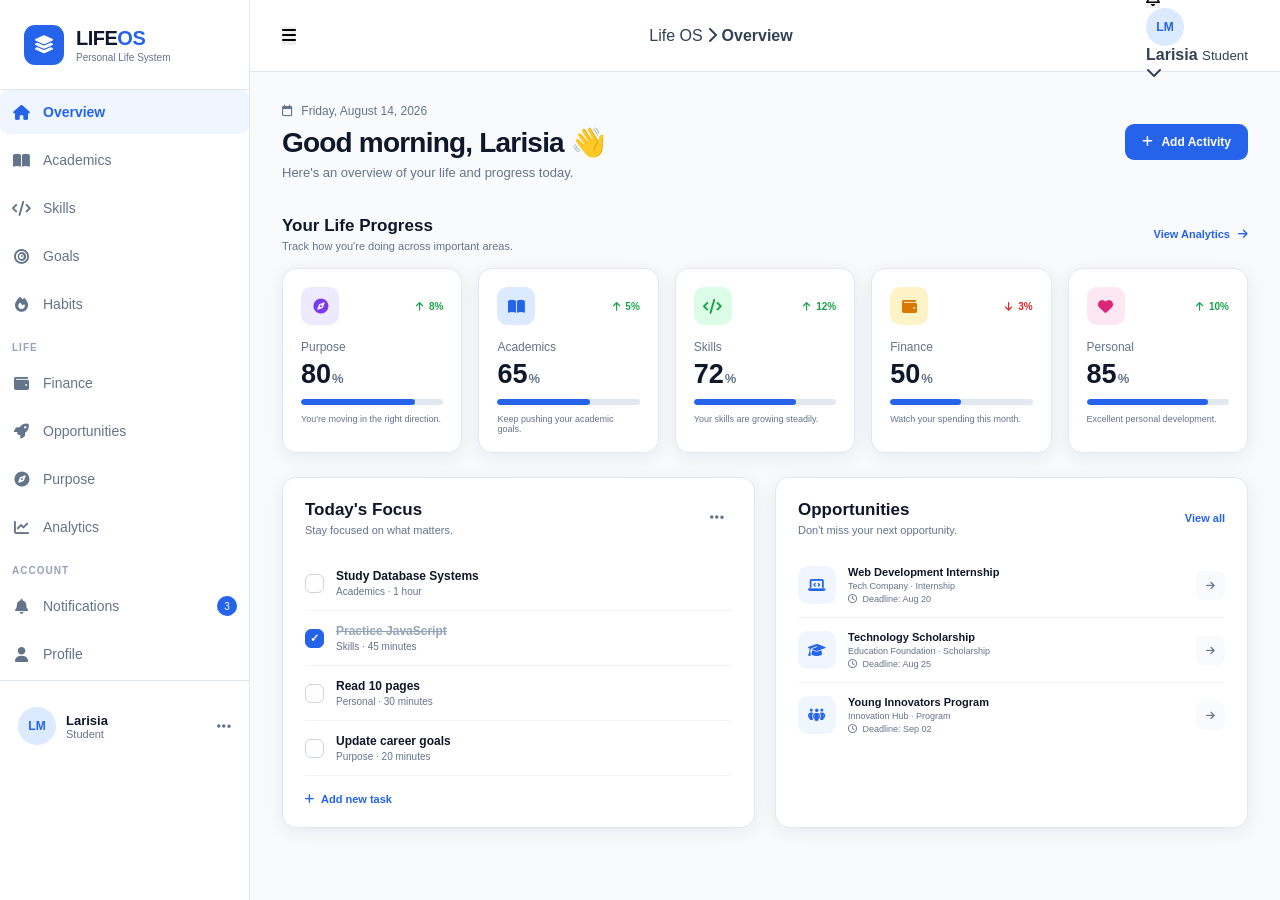
<file: index.html>
<!DOCTYPE html>
<html lang="en">
<head>
    <meta charset="UTF-8">
    <meta name="viewport" content="width=device-width, initial-scale=1.0">

    <title>LIFE OS | Dashboard</title>

    <link rel="stylesheet" href="css/style.css">

    <!-- Icons -->
    <link rel="stylesheet"
          href="https://cdnjs.cloudflare.com/ajax/libs/font-awesome/6.5.2/css/all.min.css">
</head>

<body>

<div class="app">

    <!-- ================= SIDEBAR ================= -->
    <aside class="sidebar" id="sidebar">

        <div class="logo">
            <div class="logo-icon">
                <i class="fa-solid fa-layer-group"></i>
            </div>

            <div>
                <h2>LIFE<span>OS</span></h2>
                <small>Personal Life System</small>
            </div>
        </div>
<a href="../index.html" class="nav-item active">
    <i class="fa-solid fa-house"></i>
    <span>Overview</span>
</a>

<a href="pages/academics.html" class="nav-item">
    <i class="fa-solid fa-book-open"></i>
    <span>Academics</span>
</a>

<a href="pages/skills.html" class="nav-item">
    <i class="fa-solid fa-code"></i>
    <span>Skills</span>
</a>

<a href="pages/goals.html" class="nav-item">
    <i class="fa-solid fa-bullseye"></i>
    <span>Goals</span>
</a>

<a href="pages/habits.html" class="nav-item">
    <i class="fa-solid fa-fire"></i>
    <span>Habits</span>
</a>

<p class="nav-title">LIFE</p>

<a href="pages/finance.html" class="nav-item">
    <i class="fa-solid fa-wallet"></i>
    <span>Finance</span>
</a>

<a href="pages/opportunities.html" class="nav-item">
    <i class="fa-solid fa-rocket"></i>
    <span>Opportunities</span>
</a>

<a href="pages/purpose.html" class="nav-item">
    <i class="fa-solid fa-compass"></i>
    <span>Purpose</span>
</a>

<a href="pages/analytics.html" class="nav-item">
    <i class="fa-solid fa-chart-line"></i>
    <span>Analytics</span>
</a>

<p class="nav-title">ACCOUNT</p>

<a href="pages/notifications.html" class="nav-item">
    <i class="fa-solid fa-bell"></i>
    <span>Notifications</span>
    <span class="notification-count">3</span>
</a>

<a href="pages/profile.html" class="nav-item">
    <i class="fa-solid fa-user"></i>
    <span>Profile</span>
</a>


<!-- SIDEBAR USER -->

<div class="sidebar-bottom">

    <div class="user-mini">

        <div class="avatar">
            LM
        </div>

        <div class="user-info">
            <strong>Larisia</strong>
            <span>Student</span>
        </div>

        <i class="fa-solid fa-ellipsis"></i>

    </div>

</div>

</aside>


    <!-- ================= MAIN ================= -->

    <main class="main-content">

        <!-- TOPBAR -->

        <header class="topbar">

            <button class="menu-btn" id="menuBtn">
                <i class="fa-solid fa-bars"></i>
            </button>

            <div class="breadcrumb">
                <span>Life OS</span>
                <i class="fa-solid fa-chevron-right"></i>
                <strong>Overview</strong>
            </div>

            <div class="topbar-actions">

                <button class="icon-btn">
                    <i class="fa-regular fa-bell"></i>
                    <span class="notification-dot"></span>
                </button>

                <div class="top-profile">

                    <div class="avatar">
                        LM
                    </div>

                    <div>
                        <strong>Larisia</strong>
                        <small>Student</small>
                    </div>

                    <i class="fa-solid fa-chevron-down"></i>

                </div>

            </div>

        </header>


        <!-- ================= PAGE CONTENT ================= -->

        <section class="dashboard">

            <!-- WELCOME -->

            <div class="welcome-section">

                <div>
                    <p class="date">
                        <i class="fa-regular fa-calendar"></i>
                        Friday, August 14, 2026
                    </p>

                    <h1>Good morning, Larisia 👋</h1>

                    <p class="welcome-text">
                        Here's an overview of your life and progress today.
                    </p>
                </div>

               <button class="primary-btn" id="addActivityBtn">
                    <i class="fa-solid fa-plus"></i>
                    Add Activity
                </button>

            </div>


            <!-- LIFE PROGRESS -->

            <div class="section-heading">

                <div>
                    <h2>Your Life Progress</h2>
                    <p>Track how you're doing across important areas.</p>
                </div>

                <button class="view-btn">
                    View Analytics
                    <i class="fa-solid fa-arrow-right"></i>
                </button>

            </div>


            <div class="progress-grid">

                <!-- PURPOSE -->

                <div class="progress-card">

                    <div class="card-top">
                        <div class="card-icon purpose">
                            <i class="fa-solid fa-compass"></i>
                        </div>

                        <span class="trend positive">
                            <i class="fa-solid fa-arrow-up"></i>
                            8%
                        </span>
                    </div>

                    <h3>Purpose</h3>

                    <div class="percentage">
                        80<span>%</span>
                    </div>

                    <div class="progress-bar">
                        <div style="width: 80%;"></div>
                    </div>

                    <p>You're moving in the right direction.</p>

                </div>


                <!-- ACADEMICS -->

                <div class="progress-card">

                    <div class="card-top">
                        <div class="card-icon academics">
                            <i class="fa-solid fa-book-open"></i>
                        </div>

                        <span class="trend positive">
                            <i class="fa-solid fa-arrow-up"></i>
                            5%
                        </span>
                    </div>

                    <h3>Academics</h3>

                    <div class="percentage">
                        65<span>%</span>
                    </div>

                    <div class="progress-bar">
                        <div style="width: 65%;"></div>
                    </div>

                    <p>Keep pushing your academic goals.</p>

                </div>


                <!-- SKILLS -->

                <div class="progress-card">

                    <div class="card-top">
                        <div class="card-icon skills">
                            <i class="fa-solid fa-code"></i>
                        </div>

                        <span class="trend positive">
                            <i class="fa-solid fa-arrow-up"></i>
                            12%
                        </span>
                    </div>

                    <h3>Skills</h3>

                    <div class="percentage">
                        72<span>%</span>
                    </div>

                    <div class="progress-bar">
                        <div style="width: 72%;"></div>
                    </div>

                    <p>Your skills are growing steadily.</p>

                </div>


                <!-- FINANCE -->

                <div class="progress-card">

                    <div class="card-top">
                        <div class="card-icon finance">
                            <i class="fa-solid fa-wallet"></i>
                        </div>

                        <span class="trend negative">
                            <i class="fa-solid fa-arrow-down"></i>
                            3%
                        </span>
                    </div>

                    <h3>Finance</h3>

                    <div class="percentage">
                        50<span>%</span>
                    </div>

                    <div class="progress-bar">
                        <div style="width: 50%;"></div>
                    </div>

                    <p>Watch your spending this month.</p>

                </div>


                <!-- PERSONAL -->

                <div class="progress-card">

                    <div class="card-top">
                        <div class="card-icon personal">
                            <i class="fa-solid fa-heart"></i>
                        </div>

                        <span class="trend positive">
                            <i class="fa-solid fa-arrow-up"></i>
                            10%
                        </span>
                    </div>

                    <h3>Personal</h3>

                    <div class="percentage">
                        85<span>%</span>
                    </div>

                    <div class="progress-bar">
                        <div style="width: 85%;"></div>
                    </div>

                    <p>Excellent personal development.</p>

                </div>

            </div>


            <!-- LOWER GRID -->

            <div class="content-grid">


                <!-- TODAY'S FOCUS -->

                <div class="dashboard-card tasks-card">

                    <div class="card-heading">

                        <div>
                            <h2>Today's Focus</h2>
                            <p>Stay focused on what matters.</p>
                        </div>

                        <button class="more-btn">
                            <i class="fa-solid fa-ellipsis"></i>
                        </button>

                    </div>


                    <div class="task-list">

                        <label class="task">

                            <input type="checkbox">

                            <span class="custom-check"></span>

                            <div class="task-content">
                                <strong>Study Database Systems</strong>
                                <small>Academics · 1 hour</small>
                            </div>

                        </label>


                        <label class="task completed">

                            <input type="checkbox" checked>

                            <span class="custom-check"></span>

                            <div class="task-content">
                                <strong>Practice JavaScript</strong>
                                <small>Skills · 45 minutes</small>
                            </div>

                        </label>


                        <label class="task">

                            <input type="checkbox">

                            <span class="custom-check"></span>

                            <div class="task-content">
                                <strong>Read 10 pages</strong>
                                <small>Personal · 30 minutes</small>
                            </div>

                        </label>


                        <label class="task">

                            <input type="checkbox">

                            <span class="custom-check"></span>

                            <div class="task-content">
                                <strong>Update career goals</strong>
                                <small>Purpose · 20 minutes</small>
                            </div>

                        </label>

                    </div>

                    <button class="add-task">
                        <i class="fa-solid fa-plus"></i>
                        Add new task
                    </button>

                </div>


                <!-- OPPORTUNITIES -->

                <div class="dashboard-card opportunities-card">

                    <div class="card-heading">

                        <div>
                            <h2>Opportunities</h2>
                            <p>Don't miss your next opportunity.</p>
                        </div>

                        <button class="view-all">
                            View all
                        </button>

                    </div>


                    <div class="opportunity-list">


                        <div class="opportunity">

                            <div class="opportunity-icon">
                                <i class="fa-solid fa-laptop-code"></i>
                            </div>

                            <div class="opportunity-info">
                                <strong>Web Development Internship</strong>
                                <span>Tech Company · Internship</span>
                                <small>
                                    <i class="fa-regular fa-clock"></i>
                                    Deadline: Aug 20
                                </small>
                            </div>

                            <button class="arrow-btn">
                                <i class="fa-solid fa-arrow-right"></i>
                            </button>

                        </div>


                        <div class="opportunity">

                            <div class="opportunity-icon">
                                <i class="fa-solid fa-graduation-cap"></i>
                            </div>

                            <div class="opportunity-info">
                                <strong>Technology Scholarship</strong>
                                <span>Education Foundation · Scholarship</span>
                                <small>
                                    <i class="fa-regular fa-clock"></i>
                                    Deadline: Aug 25
                                </small>
                            </div>

                            <button class="arrow-btn">
                                <i class="fa-solid fa-arrow-right"></i>
                            </button>

                        </div>


                        <div class="opportunity">

                            <div class="opportunity-icon">
                                <i class="fa-solid fa-people-group"></i>
                            </div>

                            <div class="opportunity-info">
                                <strong>Young Innovators Program</strong>
                                <span>Innovation Hub · Program</span>
                                <small>
                                    <i class="fa-regular fa-clock"></i>
                                    Deadline: Sep 02
                                </small>
                            </div>

                            <button class="arrow-btn">
                                <i class="fa-solid fa-arrow-right"></i>
                            </button>

                        </div>

                    </div>

                </div>

            </div>

        </section>

    </main>

</div>


<script src="js/dashboard.js"></script>

</body>
</html>
</file>
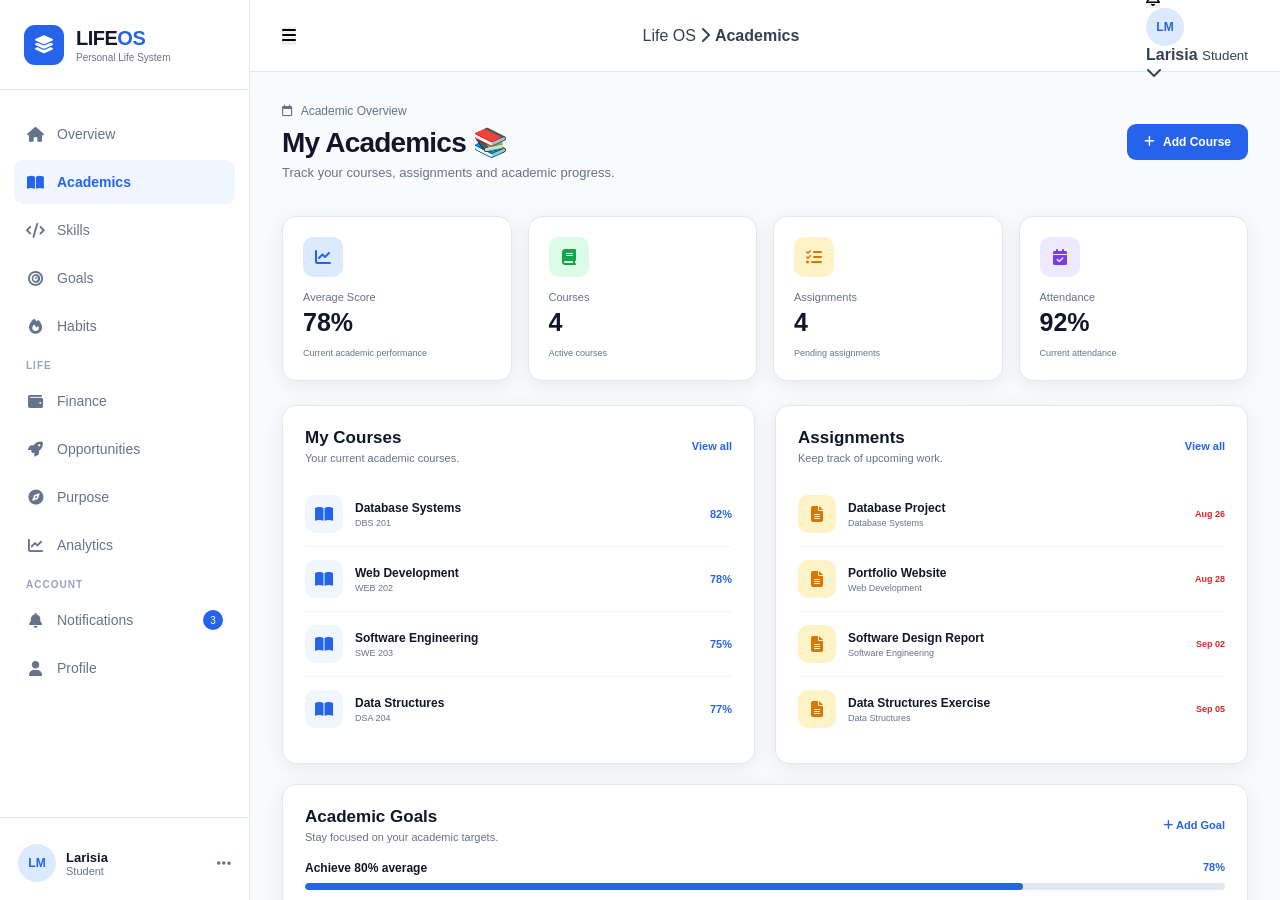
<file: pages/academics.html>
<!DOCTYPE html>
<html lang="en">

<head>
    <meta charset="UTF-8">
    <meta name="viewport" content="width=device-width, initial-scale=1.0">

    <title>LIFE OS | Academics</title>

    <link rel="stylesheet" href="../css/style.css">
    <link rel="stylesheet" href="../css/academics.css">

    <link rel="stylesheet"
        href="https://cdnjs.cloudflare.com/ajax/libs/font-awesome/6.5.2/css/all.min.css">
</head>

<body>

<div class="app">

    <!-- SIDEBAR -->
    <aside class="sidebar">

        <div class="logo">
            <div class="logo-icon">
                <i class="fa-solid fa-layer-group"></i>
            </div>

            <div>
                <h2>LIFE<span>OS</span></h2>
                <small>Personal Life System</small>
            </div>
        </div>

        <nav class="navigation">

            <a href="../../index.html" class="nav-item">
                <i class="fa-solid fa-house"></i>
                <span>Overview</span>
            </a>

            <a href="academics.html" class="nav-item active">
                <i class="fa-solid fa-book-open"></i>
                <span>Academics</span>
            </a>

            <a href="skills.html" class="nav-item">
                <i class="fa-solid fa-code"></i>
                <span>Skills</span>
            </a>

            <a href="goals.html" class="nav-item">
                <i class="fa-solid fa-bullseye"></i>
                <span>Goals</span>
            </a>

            <a href="habits.html" class="nav-item">
                <i class="fa-solid fa-fire"></i>
                <span>Habits</span>
            </a>

            <p class="nav-title">LIFE</p>

            <a href="finance.html" class="nav-item">
                <i class="fa-solid fa-wallet"></i>
                <span>Finance</span>
            </a>

            <a href="opportunities.html" class="nav-item">
                <i class="fa-solid fa-rocket"></i>
                <span>Opportunities</span>
            </a>

            <a href="purpose.html" class="nav-item">
                <i class="fa-solid fa-compass"></i>
                <span>Purpose</span>
            </a>

            <a href="analytics.html" class="nav-item">
                <i class="fa-solid fa-chart-line"></i>
                <span>Analytics</span>
            </a>

            <p class="nav-title">ACCOUNT</p>

            <a href="notifications.html" class="nav-item">
                <i class="fa-solid fa-bell"></i>
                <span>Notifications</span>
                <span class="notification-count">3</span>
            </a>

            <a href="profile.html" class="nav-item">
                <i class="fa-solid fa-user"></i>
                <span>Profile</span>
            </a>

        </nav>

        <div class="sidebar-bottom">

            <div class="user-mini">

                <div class="avatar">LM</div>

                <div class="user-info">
                    <strong>Larisia</strong>
                    <span>Student</span>
                </div>

                <i class="fa-solid fa-ellipsis"></i>

            </div>

        </div>

    </aside>


    <!-- MAIN -->
    <main class="main-content">

        <header class="topbar">

            <button class="menu-btn">
                <i class="fa-solid fa-bars"></i>
            </button>

            <div class="breadcrumb">
                <span>Life OS</span>
                <i class="fa-solid fa-chevron-right"></i>
                <strong>Academics</strong>
            </div>

            <div class="topbar-actions">

                <button class="icon-btn">
                    <i class="fa-regular fa-bell"></i>
                </button>

                <div class="top-profile">

                    <div class="avatar">LM</div>

                    <div>
                        <strong>Larisia</strong>
                        <small>Student</small>
                    </div>

                    <i class="fa-solid fa-chevron-down"></i>

                </div>

            </div>

        </header>


        <!-- ACADEMICS -->
        <section class="dashboard academics-dashboard">

            <div class="welcome-section">

                <div>
                    <p class="date">
                        <i class="fa-regular fa-calendar"></i>
                        Academic Overview
                    </p>

                    <h1>My Academics 📚</h1>

                    <p class="welcome-text">
                        Track your courses, assignments and academic progress.
                    </p>
                </div>

                <button class="primary-btn" id="addCourseBtn">
                    <i class="fa-solid fa-plus"></i>
                    Add Course
                </button>

            </div>


            <!-- ACADEMIC SUMMARY -->

            <div class="academic-summary">

                <div class="academic-card">
                    <div class="academic-icon blue">
                        <i class="fa-solid fa-chart-line"></i>
                    </div>

                    <span>Average Score</span>
                    <h2 id="averageScore">78%</h2>
                    <small>Current academic performance</small>
                </div>


                <div class="academic-card">
                    <div class="academic-icon green">
                        <i class="fa-solid fa-book"></i>
                    </div>

                    <span>Courses</span>
                    <h2 id="courseCount">4</h2>
                    <small>Active courses</small>
                </div>


                <div class="academic-card">
                    <div class="academic-icon orange">
                        <i class="fa-solid fa-list-check"></i>
                    </div>

                    <span>Assignments</span>
                    <h2 id="assignmentCount">6</h2>
                    <small>Pending assignments</small>
                </div>


                <div class="academic-card">
                    <div class="academic-icon purple">
                        <i class="fa-solid fa-calendar-check"></i>
                    </div>

                    <span>Attendance</span>
                    <h2>92%</h2>
                    <small>Current attendance</small>
                </div>

            </div>


            <!-- COURSES + ASSIGNMENTS -->

            <div class="academic-grid">

                <!-- COURSES -->

                <div class="dashboard-card">

                    <div class="card-heading">

                        <div>
                            <h2>My Courses</h2>
                            <p>Your current academic courses.</p>
                        </div>

                        <button class="view-all">
                            View all
                        </button>

                    </div>

                    <div class="course-list" id="courseList"></div>

                </div>


                <!-- ASSIGNMENTS -->

                <div class="dashboard-card">

                    <div class="card-heading">

                        <div>
                            <h2>Assignments</h2>
                            <p>Keep track of upcoming work.</p>
                        </div>

                        <button class="view-all">
                            View all
                        </button>

                    </div>

                    <div class="assignment-list" id="assignmentList"></div>

                </div>

            </div>


            <!-- ACADEMIC GOALS -->

            <div class="dashboard-card academic-goals">

                <div class="card-heading">

                    <div>
                        <h2>Academic Goals</h2>
                        <p>Stay focused on your academic targets.</p>
                    </div>

                    <button class="add-goal" id="addGoalBtn">
                        <i class="fa-solid fa-plus"></i>
                        Add Goal
                    </button>

                </div>

                <div id="goalList"></div>

            </div>

        </section>

    </main>

</div>


<script src="../js/academics.js"></script>

</body>
</html>
</file>
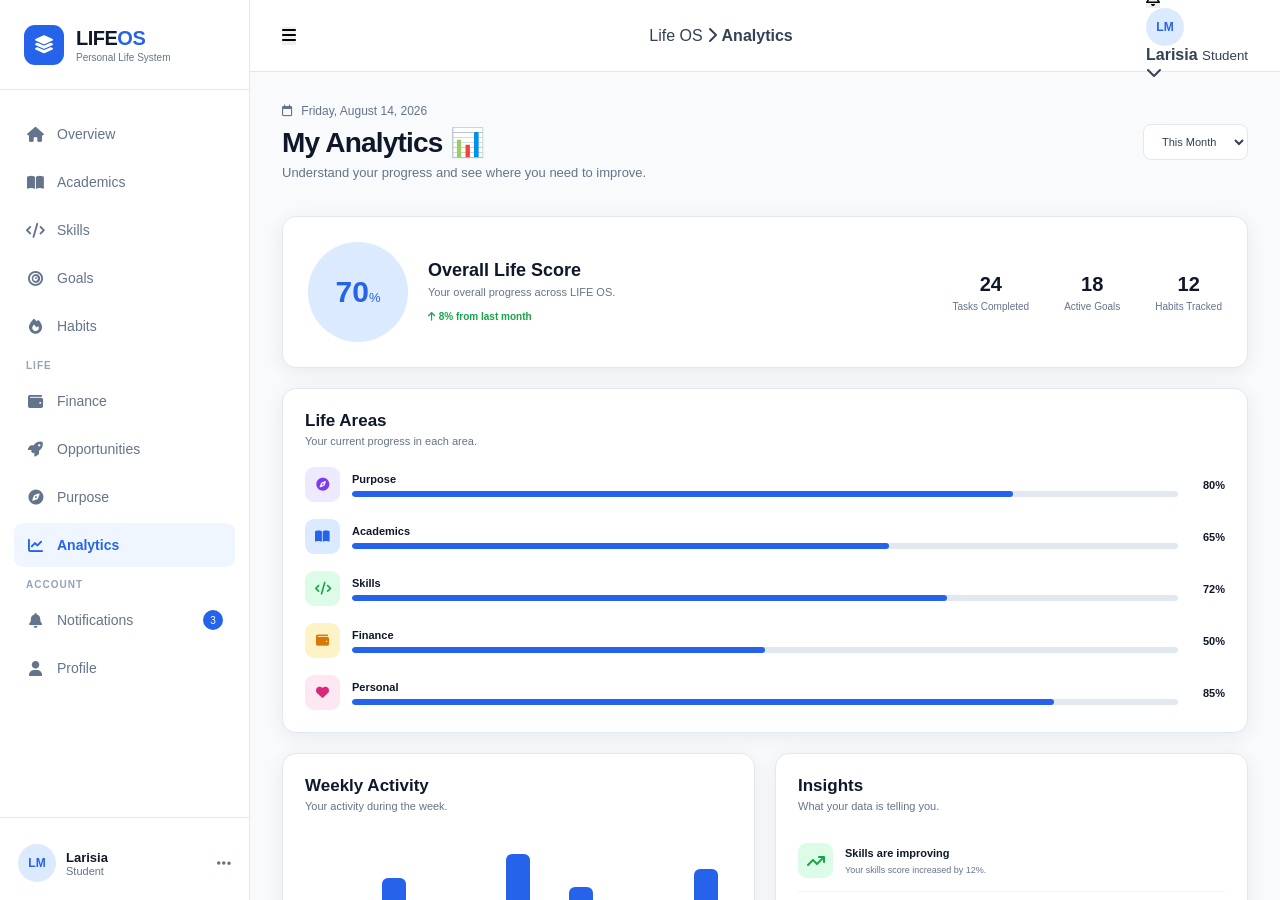
<file: pages/analytics.html>
<!DOCTYPE html>
<html lang="en">

<head>
    <meta charset="UTF-8">
    <meta name="viewport" content="width=device-width, initial-scale=1.0">

    <title>LIFE OS | Analytics</title>

    <link rel="stylesheet" href="../css/style.css">
    <link rel="stylesheet" href="../css/analytics.css">

    <link rel="stylesheet"
        href="https://cdnjs.cloudflare.com/ajax/libs/font-awesome/6.5.2/css/all.min.css">
</head>

<body>

<div class="app">

    <!-- SIDEBAR -->
    <aside class="sidebar">

        <div class="logo">

            <div class="logo-icon">
                <i class="fa-solid fa-layer-group"></i>
            </div>

            <div>
                <h2>LIFE<span>OS</span></h2>
                <small>Personal Life System</small>
            </div>

        </div>


        <nav class="navigation">

            <a href="../../index.html" class="nav-item">
                <i class="fa-solid fa-house"></i>
                <span>Overview</span>
            </a>

            <a href="academics.html" class="nav-item">
                <i class="fa-solid fa-book-open"></i>
                <span>Academics</span>
            </a>

            <a href="skills.html" class="nav-item">
                <i class="fa-solid fa-code"></i>
                <span>Skills</span>
            </a>

            <a href="goals.html" class="nav-item">
                <i class="fa-solid fa-bullseye"></i>
                <span>Goals</span>
            </a>

            <a href="habits.html" class="nav-item">
                <i class="fa-solid fa-fire"></i>
                <span>Habits</span>
            </a>

            <p class="nav-title">LIFE</p>

            <a href="finance.html" class="nav-item">
                <i class="fa-solid fa-wallet"></i>
                <span>Finance</span>
            </a>

            <a href="opportunities.html" class="nav-item">
                <i class="fa-solid fa-rocket"></i>
                <span>Opportunities</span>
            </a>

            <a href="purpose.html" class="nav-item">
                <i class="fa-solid fa-compass"></i>
                <span>Purpose</span>
            </a>

            <a href="analytics.html" class="nav-item active">
                <i class="fa-solid fa-chart-line"></i>
                <span>Analytics</span>
            </a>

            <p class="nav-title">ACCOUNT</p>

            <a href="notifications.html" class="nav-item">
                <i class="fa-solid fa-bell"></i>
                <span>Notifications</span>
                <span class="notification-count">3</span>
            </a>

            <a href="profile.html" class="nav-item">
                <i class="fa-solid fa-user"></i>
                <span>Profile</span>
            </a>

        </nav>


        <div class="sidebar-bottom">

            <div class="user-mini">

                <div class="avatar">
                    LM
                </div>

                <div class="user-info">
                    <strong>Larisia</strong>
                    <span>Student</span>
                </div>

                <i class="fa-solid fa-ellipsis"></i>

            </div>

        </div>

    </aside>


    <!-- MAIN -->
    <main class="main-content">

        <header class="topbar">

            <button class="menu-btn">
                <i class="fa-solid fa-bars"></i>
            </button>

            <div class="breadcrumb">

                <span>Life OS</span>

                <i class="fa-solid fa-chevron-right"></i>

                <strong>Analytics</strong>

            </div>


            <div class="topbar-actions">

                <button class="icon-btn">
                    <i class="fa-regular fa-bell"></i>
                </button>

                <div class="top-profile">

                    <div class="avatar">
                        LM
                    </div>

                    <div>
                        <strong>Larisia</strong>
                        <small>Student</small>
                    </div>

                    <i class="fa-solid fa-chevron-down"></i>

                </div>

            </div>

        </header>


        <!-- ANALYTICS -->
        <section class="dashboard analytics-dashboard">

            <div class="welcome-section">

                <div>

                    <p class="date">
                        <i class="fa-regular fa-calendar"></i>
                        Friday, August 14, 2026
                    </p>

                    <h1>My Analytics 📊</h1>

                    <p class="welcome-text">
                        Understand your progress and see where you need to improve.
                    </p>

                </div>

                <select id="periodSelect" class="period-select">

                    <option value="week">
                        This Week
                    </option>

                    <option value="month" selected>
                        This Month
                    </option>

                    <option value="year">
                        This Year
                    </option>

                </select>

            </div>


            <!-- OVERALL SCORE -->

            <div class="analytics-overview">

                <div class="overall-score">

                    <div class="score-circle">

                        <span id="overallScore">
                            70
                        </span>

                        <small>
                            %
                        </small>

                    </div>

                    <div>

                        <h2>Overall Life Score</h2>

                        <p>
                            Your overall progress across LIFE OS.
                        </p>

                        <span class="score-up">
                            <i class="fa-solid fa-arrow-up"></i>
                            8% from last month
                        </span>

                    </div>

                </div>


                <div class="analytics-stat">

                    <div>
                        <strong>24</strong>
                        <span>Tasks Completed</span>
                    </div>

                    <div>
                        <strong>18</strong>
                        <span>Active Goals</span>
                    </div>

                    <div>
                        <strong>12</strong>
                        <span>Habits Tracked</span>
                    </div>

                </div>

            </div>


            <!-- LIFE AREAS -->

            <div class="dashboard-card">

                <div class="card-heading">

                    <div>
                        <h2>Life Areas</h2>

                        <p>
                            Your current progress in each area.
                        </p>
                    </div>

                </div>


                <div class="life-area-list">

                    <div class="life-area">

                        <div class="area-icon purpose">
                            <i class="fa-solid fa-compass"></i>
                        </div>

                        <div class="area-info">

                            <strong>Purpose</strong>

                            <div class="area-bar">
                                <div style="width:80%"></div>
                            </div>

                        </div>

                        <span>80%</span>

                    </div>


                    <div class="life-area">

                        <div class="area-icon academics">
                            <i class="fa-solid fa-book-open"></i>
                        </div>

                        <div class="area-info">

                            <strong>Academics</strong>

                            <div class="area-bar">
                                <div style="width:65%"></div>
                            </div>

                        </div>

                        <span>65%</span>

                    </div>


                    <div class="life-area">

                        <div class="area-icon skills">
                            <i class="fa-solid fa-code"></i>
                        </div>

                        <div class="area-info">

                            <strong>Skills</strong>

                            <div class="area-bar">
                                <div style="width:72%"></div>
                            </div>

                        </div>

                        <span>72%</span>

                    </div>


                    <div class="life-area">

                        <div class="area-icon finance">
                            <i class="fa-solid fa-wallet"></i>
                        </div>

                        <div class="area-info">

                            <strong>Finance</strong>

                            <div class="area-bar">
                                <div style="width:50%"></div>
                            </div>

                        </div>

                        <span>50%</span>

                    </div>


                    <div class="life-area">

                        <div class="area-icon personal">
                            <i class="fa-solid fa-heart"></i>
                        </div>

                        <div class="area-info">

                            <strong>Personal</strong>

                            <div class="area-bar">
                                <div style="width:85%"></div>
                            </div>

                        </div>

                        <span>85%</span>

                    </div>

                </div>

            </div>


            <!-- LOWER GRID -->

            <div class="analytics-grid">


                <!-- WEEKLY ACTIVITY -->

                <div class="dashboard-card">

                    <div class="card-heading">

                        <div>
                            <h2>Weekly Activity</h2>

                            <p>
                                Your activity during the week.
                            </p>
                        </div>

                    </div>


                    <div class="activity-chart">

                        <div class="chart-column">
                            <div class="chart-bar" style="height:45%"></div>
                            <span>Mon</span>
                        </div>

                        <div class="chart-column">
                            <div class="chart-bar" style="height:70%"></div>
                            <span>Tue</span>
                        </div>

                        <div class="chart-column">
                            <div class="chart-bar" style="height:55%"></div>
                            <span>Wed</span>
                        </div>

                        <div class="chart-column">
                            <div class="chart-bar" style="height:85%"></div>
                            <span>Thu</span>
                        </div>

                        <div class="chart-column">
                            <div class="chart-bar" style="height:65%"></div>
                            <span>Fri</span>
                        </div>

                        <div class="chart-column">
                            <div class="chart-bar" style="height:40%"></div>
                            <span>Sat</span>
                        </div>

                        <div class="chart-column">
                            <div class="chart-bar" style="height:75%"></div>
                            <span>Sun</span>
                        </div>

                    </div>

                </div>


                <!-- INSIGHTS -->

                <div class="dashboard-card">

                    <div class="card-heading">

                        <div>
                            <h2>Insights</h2>

                            <p>
                                What your data is telling you.
                            </p>
                        </div>

                    </div>


                    <div class="insight-list">

                        <div class="insight">

                            <div class="insight-icon positive">
                                <i class="fa-solid fa-arrow-trend-up"></i>
                            </div>

                            <div>
                                <strong>Skills are improving</strong>

                                <p>
                                    Your skills score increased by 12%.
                                </p>
                            </div>

                        </div>


                        <div class="insight">

                            <div class="insight-icon warning">
                                <i class="fa-solid fa-wallet"></i>
                            </div>

                            <div>
                                <strong>Finance needs attention</strong>

                                <p>
                                    Your finance score is currently 50%.
                                </p>
                            </div>

                        </div>


                        <div class="insight">

                            <div class="insight-icon positive">
                                <i class="fa-solid fa-fire"></i>
                            </div>

                            <div>
                                <strong>Good consistency</strong>

                                <p>
                                    You completed most of your weekly tasks.
                                </p>
                            </div>

                        </div>

                    </div>

                </div>

            </div>

        </section>

    </main>

</div>


<script src="../js/analytics.js"></script>

</body>

</html>
</file>
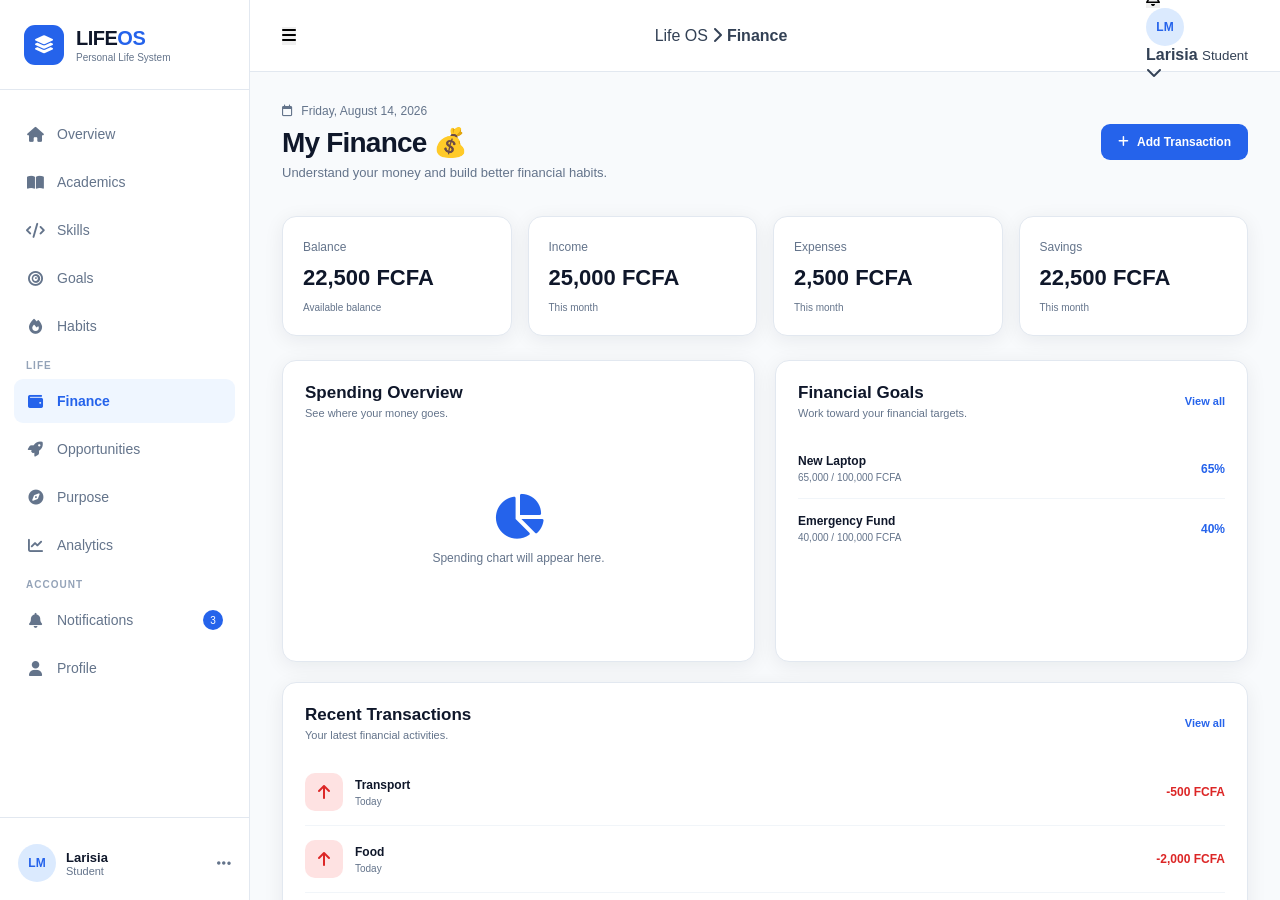
<file: pages/finance.html>
<!DOCTYPE html>
<html lang="en">

<head>
    <meta charset="UTF-8">
    <meta name="viewport" content="width=device-width, initial-scale=1.0">

    <title>LIFE OS | Finance</title>

    <link rel="stylesheet" href="../css/style.css">
    <link rel="stylesheet" href="../css/finance.css">

    <link rel="stylesheet"
        href="https://cdnjs.cloudflare.com/ajax/libs/font-awesome/6.5.2/css/all.min.css">
</head>

<body>

<div class="app">

    <!-- SIDEBAR -->
    <aside class="sidebar">

        <div class="logo">

            <div class="logo-icon">
                <i class="fa-solid fa-layer-group"></i>
            </div>

            <div>
                <h2>LIFE<span>OS</span></h2>
                <small>Personal Life System</small>
            </div>

        </div>


        <!-- NAVIGATION -->

        <nav class="navigation">

            <a href="../../index.html" class="nav-item">
                <i class="fa-solid fa-house"></i>
                <span>Overview</span>
            </a>

            <a href="academics.html" class="nav-item">
                <i class="fa-solid fa-book-open"></i>
                <span>Academics</span>
            </a>

            <a href="skills.html" class="nav-item">
                <i class="fa-solid fa-code"></i>
                <span>Skills</span>
            </a>

            <a href="goals.html" class="nav-item">
                <i class="fa-solid fa-bullseye"></i>
                <span>Goals</span>
            </a>

            <a href="habits.html" class="nav-item">
                <i class="fa-solid fa-fire"></i>
                <span>Habits</span>
            </a>


            <p class="nav-title">LIFE</p>


            <a href="finance.html" class="nav-item active">
                <i class="fa-solid fa-wallet"></i>
                <span>Finance</span>
            </a>

            <a href="opportunities.html" class="nav-item">
                <i class="fa-solid fa-rocket"></i>
                <span>Opportunities</span>
            </a>

            <a href="purpose.html" class="nav-item">
                <i class="fa-solid fa-compass"></i>
                <span>Purpose</span>
            </a>

            <a href="analytics.html" class="nav-item">
                <i class="fa-solid fa-chart-line"></i>
                <span>Analytics</span>
            </a>


            <p class="nav-title">ACCOUNT</p>


            <a href="notifications.html" class="nav-item">
                <i class="fa-solid fa-bell"></i>
                <span>Notifications</span>
                <span class="notification-count">3</span>
            </a>

            <a href="profile.html" class="nav-item">
                <i class="fa-solid fa-user"></i>
                <span>Profile</span>
            </a>

        </nav>


        <!-- USER -->

        <div class="sidebar-bottom">

            <div class="user-mini">

                <div class="avatar">
                    LM
                </div>

                <div class="user-info">
                    <strong>Larisia</strong>
                    <span>Student</span>
                </div>

                <i class="fa-solid fa-ellipsis"></i>

            </div>

        </div>

    </aside>


    <!-- MAIN -->

    <main class="main-content">

        <!-- TOPBAR -->

        <header class="topbar">

            <button class="menu-btn">
                <i class="fa-solid fa-bars"></i>
            </button>

            <div class="breadcrumb">
                <span>Life OS</span>
                <i class="fa-solid fa-chevron-right"></i>
                <strong>Finance</strong>
            </div>

            <div class="topbar-actions">

                <button class="icon-btn">
                    <i class="fa-regular fa-bell"></i>
                </button>

                <div class="top-profile">

                    <div class="avatar">
                        LM
                    </div>

                    <div>
                        <strong>Larisia</strong>
                        <small>Student</small>
                    </div>

                    <i class="fa-solid fa-chevron-down"></i>

                </div>

            </div>

        </header>


        <!-- FINANCE CONTENT -->

        <section class="dashboard finance-dashboard">

            <div class="welcome-section">

                <div>

                    <p class="date">
                        <i class="fa-regular fa-calendar"></i>
                        Friday, August 14, 2026
                    </p>

                    <h1>My Finance 💰</h1>

                    <p class="welcome-text">
                        Understand your money and build better financial habits.
                    </p>

                </div>

                <button class="primary-btn" id="addTransactionBtn">

                    <i class="fa-solid fa-plus"></i>

                    Add Transaction

                </button>

            </div>


            <!-- FINANCE SUMMARY -->

            <div class="finance-summary">

                <div class="finance-card">

                    <span>Balance</span>

                    <h2 id="balance">
                        85,000 FCFA
                    </h2>

                    <small>
                        Available balance
                    </small>

                </div>


                <div class="finance-card">

                    <span>Income</span>

                    <h2 id="income">
                        120,000 FCFA
                    </h2>

                    <small>
                        This month
                    </small>

                </div>


                <div class="finance-card">

                    <span>Expenses</span>

                    <h2 id="expenses">
                        35,000 FCFA
                    </h2>

                    <small>
                        This month
                    </small>

                </div>


                <div class="finance-card">

                    <span>Savings</span>

                    <h2 id="savings">
                        85,000 FCFA
                    </h2>

                    <small>
                        This month
                    </small>

                </div>

            </div>


            <!-- LOWER SECTION -->

            <div class="finance-grid">


                <!-- SPENDING -->

                <div class="dashboard-card">

                    <div class="card-heading">

                        <div>
                            <h2>Spending Overview</h2>
                            <p>See where your money goes.</p>
                        </div>

                    </div>

                    <div class="spending-placeholder">

                        <i class="fa-solid fa-chart-pie"></i>

                        <p>
                            Spending chart will appear here.
                        </p>

                    </div>

                </div>


                <!-- FINANCIAL GOALS -->

                <div class="dashboard-card">

                    <div class="card-heading">

                        <div>
                            <h2>Financial Goals</h2>
                            <p>Work toward your financial targets.</p>
                        </div>

                        <button class="view-all">
                            View all
                        </button>

                    </div>


                    <div class="financial-goals">

                        <div class="goal">

                            <div>
                                <strong>New Laptop</strong>
                                <small>65,000 / 100,000 FCFA</small>
                            </div>

                            <span>65%</span>

                        </div>


                        <div class="goal">

                            <div>
                                <strong>Emergency Fund</strong>
                                <small>40,000 / 100,000 FCFA</small>
                            </div>

                            <span>40%</span>

                        </div>

                    </div>

                </div>

            </div>


            <!-- TRANSACTIONS -->

            <div class="dashboard-card transactions-card">

                <div class="card-heading">

                    <div>
                        <h2>Recent Transactions</h2>
                        <p>Your latest financial activities.</p>
                    </div>

                    <button class="view-all">
                        View all
                    </button>

                </div>


                <div class="transaction-list" id="transactionList">
</div>
            </div>

        </section>
           <!-- ================= ADD TRANSACTION MODAL ================= -->

<div class="transaction-modal" id="transactionModal">

    <div class="transaction-form">

        <div class="form-header">

            <div>
                <h2>Add Transaction</h2>

                <p>
                    Record your income or expense.
                </p>
            </div>

            <button type="button" id="closeModal">

                <i class="fa-solid fa-xmark"></i>

            </button>

        </div>


        <form id="transactionForm">

            <div class="form-group">

                <label for="transactionName">
                    Transaction Name
                </label>

                <input
                    type="text"
                    id="transactionName"
                    placeholder="e.g. Transport"
                    required
                >

            </div>


            <div class="form-group">

                <label for="transactionAmount">
                    Amount
                </label>

                <input
                    type="number"
                    id="transactionAmount"
                    placeholder="e.g. 5000"
                    min="1"
                    required
                >

            </div>


            <div class="form-group">

                <label for="transactionType">
                    Transaction Type
                </label>

                <select id="transactionType" required>

                    <option value="">
                        Select transaction type
                    </option>

                    <option value="income">
                        Income
                    </option>

                    <option value="expense">
                        Expense
                    </option>

                </select>

            </div>


            <div class="form-actions">

                <button
                    type="button"
                    class="cancel-btn"
                    id="cancelTransaction"
                >
                    Cancel
                </button>


                <button
                    type="submit"
                    class="primary-btn"
                >
                    <i class="fa-solid fa-plus"></i>
                    Add Transaction
                </button>

            </div>

        </form>

    </div>

</div>
    </main>

</div>


<script src="../js/finance.js"></script>

</body>
</html>
</file>
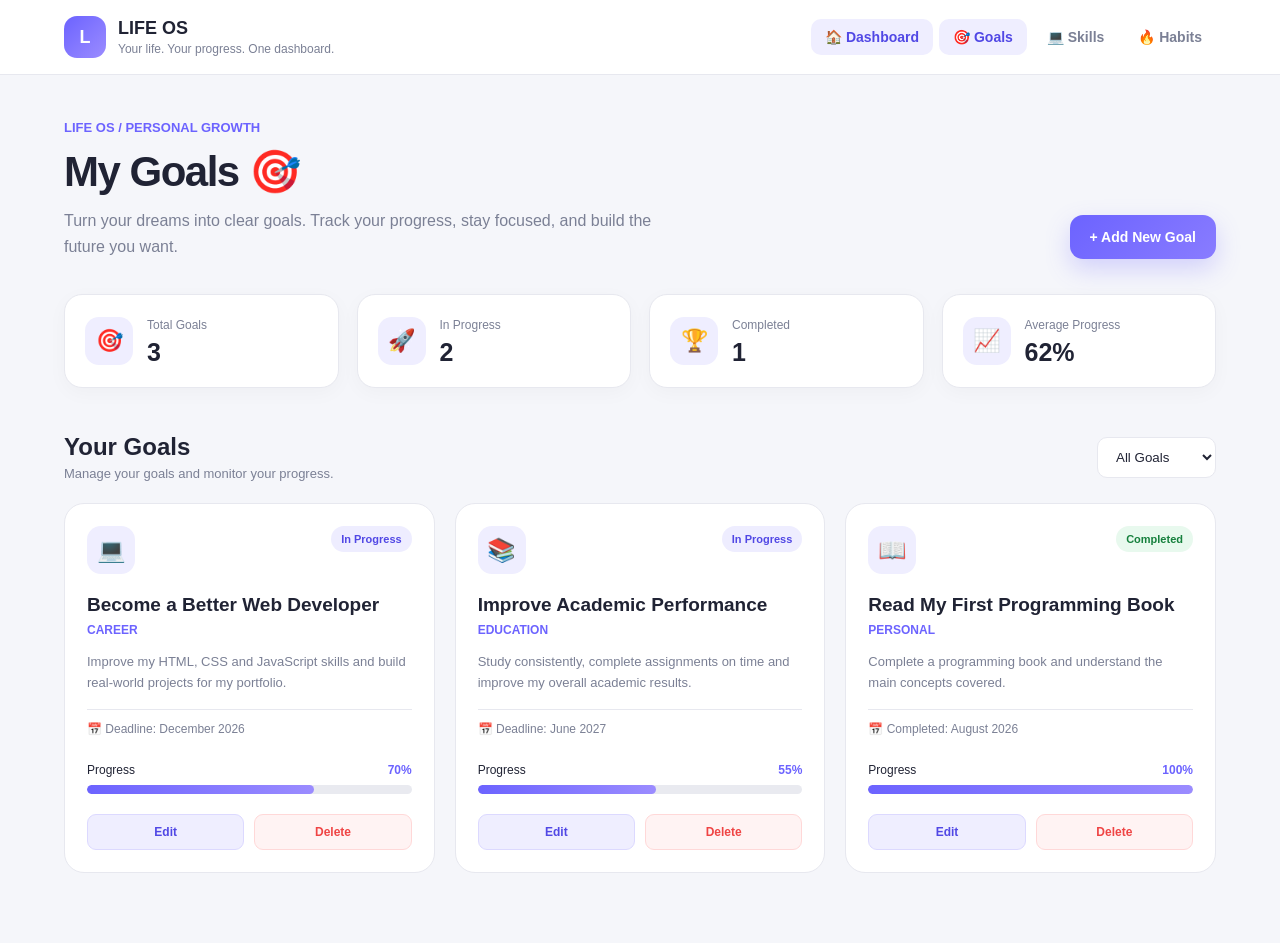
<file: pages/goals.html>
<!DOCTYPE html>
<html lang="en">
<head>
    <meta charset="UTF-8">
    <meta name="viewport" content="width=device-width, initial-scale=1.0">

    <title>LIFE OS | Goals</title>

    <style>
        /* ================================
           LIFE OS - GOALS PAGE
        ================================= */

        * {
            margin: 0;
            padding: 0;
            box-sizing: border-box;
        }

        :root {
            --primary: #6c63ff;
            --primary-dark: #5148e5;
            --primary-light: #efeeff;

            --background: #f5f6fa;
            --card: #ffffff;

            --text: #202334;
            --muted: #7b8095;

            --border: #e7e8ef;

            --success: #22c55e;
            --danger: #ef4444;
            --warning: #f59e0b;

            --shadow: 0 10px 30px rgba(30, 35, 60, 0.08);
        }

        body {
            font-family: Arial, Helvetica, sans-serif;
            background: var(--background);
            color: var(--text);
            min-height: 100vh;
        }

        /* ================================
           TOP NAVIGATION
        ================================= */

        .topbar {
            background: white;
            border-bottom: 1px solid var(--border);
            position: sticky;
            top: 0;
            z-index: 100;
        }

        .topbar-content {
            max-width: 1200px;
            margin: auto;
            padding: 16px 24px;

            display: flex;
            align-items: center;
            justify-content: space-between;
            gap: 20px;
        }

        .brand {
            display: flex;
            align-items: center;
            gap: 12px;
        }

        .brand-logo {
            width: 42px;
            height: 42px;
            border-radius: 13px;

            display: flex;
            align-items: center;
            justify-content: center;

            background: linear-gradient(135deg, var(--primary), #9b8cff);
            color: white;
            font-weight: bold;
            font-size: 18px;
        }

        .brand-text h2 {
            font-size: 18px;
        }

        .brand-text p {
            color: var(--muted);
            font-size: 12px;
            margin-top: 3px;
        }

        .nav {
            display: flex;
            align-items: center;
            gap: 6px;
        }

        .nav a {
            text-decoration: none;
            color: var(--muted);
            padding: 10px 14px;
            border-radius: 10px;
            font-size: 14px;
            font-weight: 600;
            transition: 0.2s;
        }

        .nav a:hover {
            background: #f4f4fa;
            color: var(--text);
        }

        .nav a.active {
            background: var(--primary-light);
            color: var(--primary-dark);
        }

        /* ================================
           MAIN
        ================================= */

        .container {
            max-width: 1200px;
            margin: auto;
            padding: 45px 24px 70px;
        }

        /* ================================
           HERO
        ================================= */

        .hero {
            display: flex;
            justify-content: space-between;
            align-items: flex-end;
            gap: 30px;
            margin-bottom: 35px;
        }

        .breadcrumb {
            color: var(--primary);
            font-size: 13px;
            font-weight: 700;
            margin-bottom: 12px;
        }

        .hero h1 {
            font-size: 42px;
            letter-spacing: -1.5px;
            margin-bottom: 12px;
        }

        .hero p {
            color: var(--muted);
            max-width: 600px;
            line-height: 1.6;
        }

        .add-btn {
            border: none;
            background: linear-gradient(135deg, var(--primary), #897cff);
            color: white;
            padding: 14px 20px;
            border-radius: 13px;
            font-size: 14px;
            font-weight: 700;
            cursor: pointer;
            white-space: nowrap;

            box-shadow: 0 10px 25px rgba(108, 99, 255, 0.25);
            transition: 0.2s;
        }

        .add-btn:hover {
            transform: translateY(-2px);
        }

        /* ================================
           STATS
        ================================= */

        .stats {
            display: grid;
            grid-template-columns: repeat(4, 1fr);
            gap: 18px;
            margin-bottom: 45px;
        }

        .stat-card {
            background: var(--card);
            border: 1px solid var(--border);
            border-radius: 18px;
            padding: 20px;

            display: flex;
            align-items: center;
            gap: 14px;

            box-shadow: 0 5px 20px rgba(0, 0, 0, 0.03);
        }

        .stat-icon {
            width: 48px;
            height: 48px;
            border-radius: 14px;

            display: flex;
            align-items: center;
            justify-content: center;

            font-size: 22px;
            background: var(--primary-light);
        }

        .stat-info span {
            font-size: 12px;
            color: var(--muted);
        }

        .stat-info h2 {
            margin-top: 5px;
            font-size: 25px;
        }

        /* ================================
           SECTION HEADER
        ================================= */

        .section-header {
            display: flex;
            justify-content: space-between;
            align-items: center;
            margin-bottom: 22px;
        }

        .section-header h2 {
            font-size: 24px;
        }

        .section-header p {
            margin-top: 5px;
            font-size: 13px;
            color: var(--muted);
        }

        select {
            padding: 11px 14px;
            border-radius: 10px;
            border: 1px solid var(--border);
            background: white;
            color: var(--text);
            outline: none;
        }

        /* ================================
           GOALS GRID
        ================================= */

        .goals-grid {
            display: grid;
            grid-template-columns: repeat(3, 1fr);
            gap: 20px;
        }

        .goal-card {
            background: var(--card);
            border: 1px solid var(--border);
            border-radius: 20px;
            padding: 22px;

            transition: 0.25s;
        }

        .goal-card:hover {
            transform: translateY(-5px);
            box-shadow: var(--shadow);
        }

        .goal-top {
            display: flex;
            justify-content: space-between;
            gap: 15px;
            align-items: flex-start;
        }

        .goal-icon {
            width: 48px;
            height: 48px;
            border-radius: 14px;
            background: var(--primary-light);

            display: flex;
            align-items: center;
            justify-content: center;
            font-size: 23px;
        }

        .badge {
            padding: 7px 10px;
            border-radius: 20px;
            font-size: 11px;
            font-weight: bold;
        }

        .in-progress {
            background: #eeedff;
            color: var(--primary-dark);
        }

        .completed {
            background: #e8f9ee;
            color: #16803d;
        }

        .not-started {
            background: #f0f1f5;
            color: #73778a;
        }

        .goal-card h3 {
            margin-top: 20px;
            font-size: 19px;
        }

        .category {
            color: var(--primary);
            font-size: 12px;
            font-weight: bold;
            margin-top: 7px;
        }

        .description {
            color: var(--muted);
            font-size: 13px;
            line-height: 1.6;
            margin: 15px 0;
        }

        .deadline {
            font-size: 12px;
            color: var(--muted);
            padding: 12px 0;
            border-top: 1px solid var(--border);
        }

        .progress-header {
            display: flex;
            justify-content: space-between;
            font-size: 12px;
            margin: 15px 0 8px;
        }

        .progress-header span:last-child {
            font-weight: bold;
            color: var(--primary);
        }

        .progress-bar {
            height: 9px;
            background: #e9eaf0;
            border-radius: 20px;
            overflow: hidden;
        }

        .progress-fill {
            height: 100%;
            background: linear-gradient(90deg, var(--primary), #9b8cff);
            border-radius: 20px;
        }

        .goal-actions {
            display: flex;
            gap: 10px;
            margin-top: 20px;
        }

        .edit-btn,
        .delete-btn {
            flex: 1;
            padding: 10px;
            border-radius: 9px;
            font-size: 12px;
            font-weight: bold;
            cursor: pointer;
        }

        .edit-btn {
            border: 1px solid #dcd9ff;
            background: var(--primary-light);
            color: var(--primary-dark);
        }

        .delete-btn {
            border: 1px solid #ffd8d8;
            background: #fff3f3;
            color: var(--danger);
        }

        /* ================================
           MODAL
        ================================= */

        .modal {
            display: none;
            position: fixed;
            inset: 0;

            background: rgba(20, 23, 40, 0.55);
            backdrop-filter: blur(5px);

            justify-content: center;
            align-items: center;

            padding: 20px;
            z-index: 1000;
        }

        .modal.show {
            display: flex;
        }

        .modal-content {
            background: white;
            width: 100%;
            max-width: 540px;
            max-height: 90vh;
            overflow-y: auto;

            padding: 28px;
            border-radius: 22px;

            box-shadow: 0 30px 80px rgba(0, 0, 0, 0.25);
        }

        .modal-header {
            display: flex;
            justify-content: space-between;
            margin-bottom: 25px;
        }

        .modal-header h2 {
            font-size: 23px;
        }

        .close-btn {
            border: none;
            background: #f1f2f6;
            width: 38px;
            height: 38px;
            border-radius: 10px;
            font-size: 22px;
            cursor: pointer;
        }

        .form-group {
            margin-bottom: 17px;
        }

        .form-group label {
            display: block;
            margin-bottom: 7px;
            font-size: 13px;
            font-weight: bold;
        }

        .form-group input,
        .form-group textarea,
        .form-group select {
            width: 100%;
            padding: 12px 13px;
            border: 1px solid var(--border);
            border-radius: 10px;
            font-family: inherit;
            font-size: 14px;
        }

        .form-group textarea {
            min-height: 90px;
            resize: vertical;
        }

        .form-group input:focus,
        .form-group textarea:focus,
        .form-group select:focus {
            outline: none;
            border-color: var(--primary);
            box-shadow: 0 0 0 3px rgba(108, 99, 255, 0.1);
        }

        .form-actions {
            display: flex;
            justify-content: flex-end;
            gap: 10px;
            margin-top: 25px;
        }

        .cancel-btn {
            padding: 12px 18px;
            border-radius: 10px;
            border: 1px solid var(--border);
            background: white;
            cursor: pointer;
            font-weight: bold;
        }

        .save-btn {
            padding: 12px 20px;
            border-radius: 10px;
            border: none;
            background: var(--primary);
            color: white;
            cursor: pointer;
            font-weight: bold;
        }

        /* ================================
           RESPONSIVE
        ================================= */

        @media (max-width: 950px) {
            .stats {
                grid-template-columns: repeat(2, 1fr);
            }

            .goals-grid {
                grid-template-columns: repeat(2, 1fr);
            }
        }

        @media (max-width: 650px) {

            .topbar-content,
            .hero,
            .section-header {
                flex-direction: column;
                align-items: stretch;
            }

            .nav {
                overflow-x: auto;
            }

            .hero h1 {
                font-size: 34px;
            }

            .add-btn {
                width: 100%;
            }

            .stats,
            .goals-grid {
                grid-template-columns: 1fr;
            }

            .container {
                padding: 30px 16px 60px;
            }
        }
    </style>
</head>

<body>

    <!-- TOP NAVIGATION -->

    <header class="topbar">
        <div class="topbar-content">

            <div class="brand">
                <div class="brand-logo">L</div>

                <div class="brand-text">
                    <h2>LIFE OS</h2>
                    <p>Your life. Your progress. One dashboard.</p>
                </div>
            </div>

            <nav class="nav">
                <a href="../index.html" class="active">🏠 Dashboard</a>
                <a href="goals.html" class="active">🎯 Goals</a>
                <a href="skills.html">💻 Skills</a>
                <a href="habits.html">🔥 Habits</a>
            </nav>

        </div>
    </header>


    <!-- MAIN CONTENT -->

    <main class="container">

        <section class="hero">

            <div>
                <div class="breadcrumb">
                    LIFE OS / PERSONAL GROWTH
                </div>

                <h1>My Goals 🎯</h1>

                <p>
                    Turn your dreams into clear goals. Track your progress,
                    stay focused, and build the future you want.
                </p>
            </div>

            <button class="add-btn" id="addGoalBtn">
                + Add New Goal
            </button>

        </section>


        <!-- STATISTICS -->

        <section class="stats">

            <div class="stat-card">
                <div class="stat-icon">🎯</div>

                <div class="stat-info">
                    <span>Total Goals</span>
                    <h2 id="totalGoals">3</h2>
                </div>
            </div>


            <div class="stat-card">
                <div class="stat-icon">🚀</div>

                <div class="stat-info">
                    <span>In Progress</span>
                    <h2 id="activeGoals">2</h2>
                </div>
            </div>


            <div class="stat-card">
                <div class="stat-icon">🏆</div>

                <div class="stat-info">
                    <span>Completed</span>
                    <h2 id="completedGoals">1</h2>
                </div>
            </div>


            <div class="stat-card">
                <div class="stat-icon">📈</div>

                <div class="stat-info">
                    <span>Average Progress</span>
                    <h2 id="averageProgress">62%</h2>
                </div>
            </div>

        </section>


        <!-- GOALS HEADER -->

        <section class="section-header">

            <div>
                <h2>Your Goals</h2>
                <p>Manage your goals and monitor your progress.</p>
            </div>

            <select id="goalFilter">
                <option value="all">All Goals</option>
                <option value="progress">In Progress</option>
                <option value="completed">Completed</option>
                <option value="not-started">Not Started</option>
            </select>

        </section>


        <!-- GOALS -->

        <section class="goals-grid" id="goalsContainer">

            <!-- GOAL 1 -->

            <article class="goal-card" data-status="progress">

                <div class="goal-top">
                    <div class="goal-icon">💻</div>
                    <span class="badge in-progress">In Progress</span>
                </div>

                <h3>Become a Better Web Developer</h3>

                <div class="category">CAREER</div>

                <p class="description">
                    Improve my HTML, CSS and JavaScript skills and build
                    real-world projects for my portfolio.
                </p>

                <div class="deadline">
                    📅 Deadline: December 2026
                </div>

                <div class="progress-header">
                    <span>Progress</span>
                    <span>70%</span>
                </div>

                <div class="progress-bar">
                    <div class="progress-fill" style="width: 70%;"></div>
                </div>

                <div class="goal-actions">
                    <button class="edit-btn">Edit</button>
                    <button class="delete-btn">Delete</button>
                </div>

            </article>


            <!-- GOAL 2 -->

            <article class="goal-card" data-status="progress">

                <div class="goal-top">
                    <div class="goal-icon">📚</div>
                    <span class="badge in-progress">In Progress</span>
                </div>

                <h3>Improve Academic Performance</h3>

                <div class="category">EDUCATION</div>

                <p class="description">
                    Study consistently, complete assignments on time and
                    improve my overall academic results.
                </p>

                <div class="deadline">
                    📅 Deadline: June 2027
                </div>

                <div class="progress-header">
                    <span>Progress</span>
                    <span>55%</span>
                </div>

                <div class="progress-bar">
                    <div class="progress-fill" style="width: 55%;"></div>
                </div>

                <div class="goal-actions">
                    <button class="edit-btn">Edit</button>
                    <button class="delete-btn">Delete</button>
                </div>

            </article>


            <!-- GOAL 3 -->

            <article class="goal-card" data-status="completed">

                <div class="goal-top">
                    <div class="goal-icon">📖</div>
                    <span class="badge completed">Completed</span>
                </div>

                <h3>Read My First Programming Book</h3>

                <div class="category">PERSONAL</div>

                <p class="description">
                    Complete a programming book and understand the main
                    concepts covered.
                </p>

                <div class="deadline">
                    📅 Completed: August 2026
                </div>

                <div class="progress-header">
                    <span>Progress</span>
                    <span>100%</span>
                </div>

                <div class="progress-bar">
                    <div class="progress-fill" style="width: 100%;"></div>
                </div>

                <div class="goal-actions">
                    <button class="edit-btn">Edit</button>
                    <button class="delete-btn">Delete</button>
                </div>

            </article>

        </section>

    </main>


    <!-- ADD GOAL MODAL -->

    <div class="modal" id="goalModal">

        <div class="modal-content">

            <div class="modal-header">
                <h2>Create New Goal 🎯</h2>

                <button class="close-btn" id="closeModal">
                    ×
                </button>
            </div>


            <form id="goalForm">

                <div class="form-group">
                    <label>Goal Title</label>

                    <input
                        type="text"
                        id="goalTitle"
                        placeholder="Example: Learn JavaScript"
                        required
                    >
                </div>


                <div class="form-group">
                    <label>Description</label>

                    <textarea
                        id="goalDescription"
                        placeholder="What do you want to achieve?"
                    ></textarea>
                </div>


                <div class="form-group">
                    <label>Category</label>

                    <select id="goalCategory">
                        <option>Personal</option>
                        <option>Education</option>
                        <option>Career</option>
                        <option>Financial</option>
                        <option>Health</option>
                        <option>Skills</option>
                    </select>
                </div>


                <div class="form-group">
                    <label>Deadline</label>

                    <input type="date" id="goalDeadline">
                </div>


                <div class="form-group">
                    <label>
                        Progress:
                        <span id="progressValue">0%</span>
                    </label>

                    <input
                        type="range"
                        id="goalProgress"
                        min="0"
                        max="100"
                        value="0"
                    >
                </div>


                <div class="form-group">
                    <label>Status</label>

                    <select id="goalStatus">
                        <option>Not Started</option>
                        <option>In Progress</option>
                        <option>Completed</option>
                    </select>
                </div>


                <div class="form-actions">

                    <button
                        type="button"
                        class="cancel-btn"
                        id="cancelBtn"
                    >
                        Cancel
                    </button>

                    <button
                        type="submit"
                        class="save-btn"
                    >
                        Save Goal
                    </button>

                </div>

            </form>

        </div>

    </div>


    <script>

        /* ================================
           MODAL
        ================================= */

        const modal = document.getElementById("goalModal");

        const addGoalBtn =
            document.getElementById("addGoalBtn");

        const closeModal =
            document.getElementById("closeModal");

        const cancelBtn =
            document.getElementById("cancelBtn");


        addGoalBtn.addEventListener("click", () => {
            modal.classList.add("show");
        });


        closeModal.addEventListener("click", () => {
            modal.classList.remove("show");
        });


        cancelBtn.addEventListener("click", () => {
            modal.classList.remove("show");
        });


        /* ================================
           PROGRESS SLIDER
        ================================= */

        const progress =
            document.getElementById("goalProgress");

        const progressValue =
            document.getElementById("progressValue");


        progress.addEventListener("input", () => {
            progressValue.textContent =
                progress.value + "%";
        });


        /* ================================
           FILTER
        ================================= */

        const filter =
            document.getElementById("goalFilter");

        const goals =
            document.querySelectorAll(".goal-card");


        filter.addEventListener("change", () => {

            const selected =
                filter.value;

            goals.forEach(goal => {

                if (
                    selected === "all" ||
                    goal.dataset.status === selected
                ) {
                    goal.style.display = "block";
                } else {
                    goal.style.display = "none";
                }

            });

        });


        /* ================================
           DELETE
        ================================= */

        document.addEventListener("click", function(event) {

            if (
                event.target.classList.contains("delete-btn")
            ) {

                const goal =
                    event.target.closest(".goal-card");

                if (
                    confirm(
                        "Are you sure you want to delete this goal?"
                    )
                ) {
                    goal.remove();
                }

            }

        });


        /* ================================
           ADD NEW GOAL
        ================================= */

        const goalForm =
            document.getElementById("goalForm");

        const goalsContainer =
            document.getElementById("goalsContainer");


        goalForm.addEventListener("submit", function(event) {

            event.preventDefault();

            const title =
                document.getElementById("goalTitle").value;

            const description =
                document.getElementById("goalDescription").value;

            const category =
                document.getElementById("goalCategory").value;

            const deadline =
                document.getElementById("goalDeadline").value;

            const progressAmount =
                document.getElementById("goalProgress").value;

            const status =
                document.getElementById("goalStatus").value;


            let statusClass = "not-started";
            let statusText = "Not Started";

            if (status === "In Progress") {
                statusClass = "in-progress";
                statusText = "In Progress";
            }

            if (status === "Completed") {
                statusClass = "completed";
                statusText = "Completed";
            }


            const goal = document.createElement("article");

            goal.className = "goal-card";

            goal.dataset.status =
                status === "In Progress"
                    ? "progress"
                    : status.toLowerCase();


            goal.innerHTML = `

                <div class="goal-top">

                    <div class="goal-icon">🎯</div>

                    <span class="badge ${statusClass}">
                        ${statusText}
                    </span>

                </div>

                <h3>${title}</h3>

                <div class="category">
                    ${category.toUpperCase()}
                </div>

                <p class="description">
                    ${description || "No description provided."}
                </p>

                <div class="deadline">
                    📅 Deadline: ${deadline || "Not set"}
                </div>

                <div class="progress-header">
                    <span>Progress</span>
                    <span>${progressAmount}%</span>
                </div>

                <div class="progress-bar">
                    <div
                        class="progress-fill"
                        style="width: ${progressAmount}%"
                    ></div>
                </div>

                <div class="goal-actions">
                    <button class="edit-btn">Edit</button>
                    <button class="delete-btn">Delete</button>
                </div>

            `;


            goalsContainer.appendChild(goal);

            modal.classList.remove("show");

            goalForm.reset();

            progressValue.textContent = "0%";

        });

    </script>

</body>
</html>
</file>
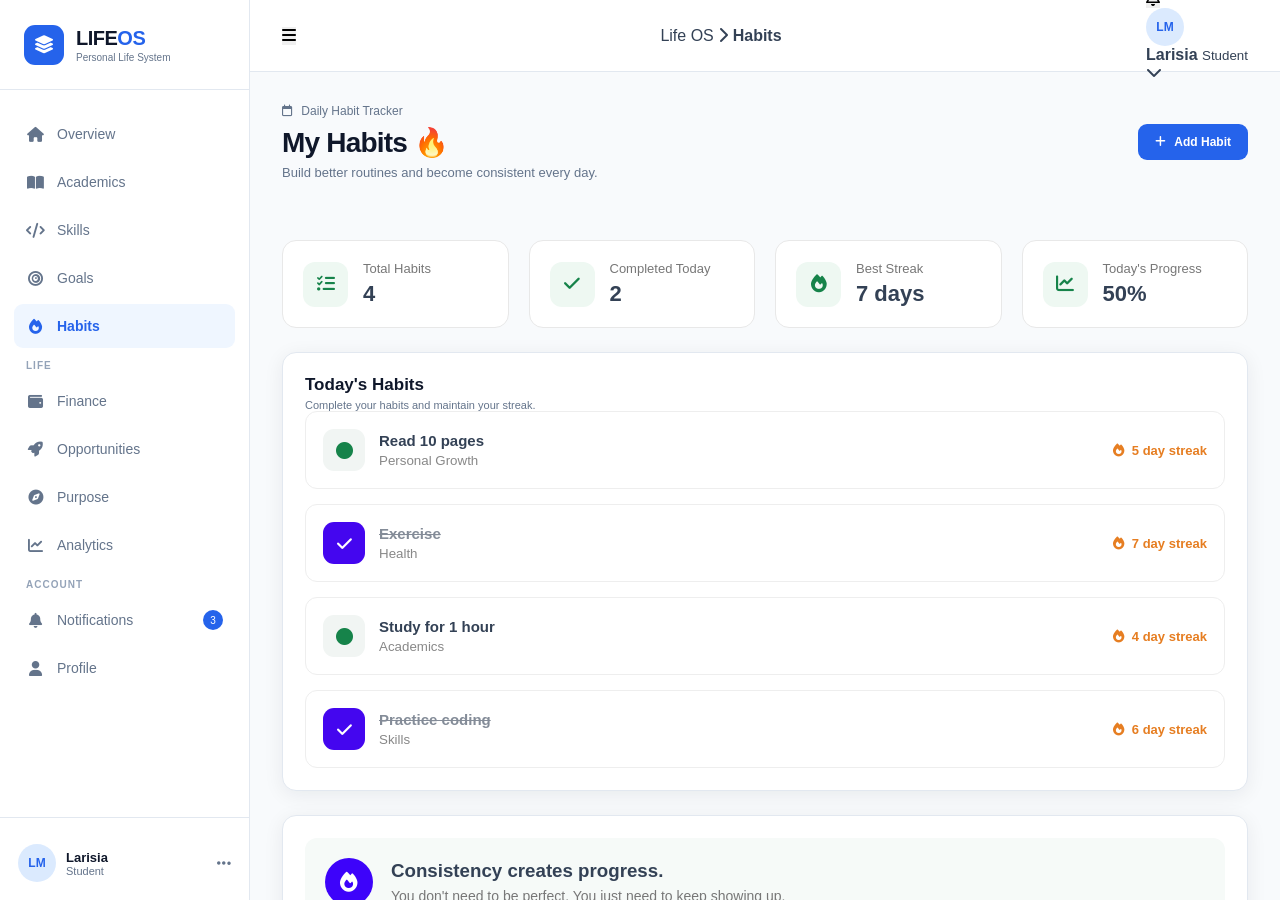
<file: pages/habits.html>
<!DOCTYPE html>
<html lang="en">

<head>
    <meta charset="UTF-8">
    <meta name="viewport" content="width=device-width, initial-scale=1.0">

    <title>LIFE OS | Habits</title>

    <link rel="stylesheet" href="../css/style.css">
    <link rel="stylesheet" href="../css/habits.css">

    <link rel="stylesheet"
        href="https://cdnjs.cloudflare.com/ajax/libs/font-awesome/6.5.2/css/all.min.css">
</head>

<body>

<div class="app">

    <!-- ================= SIDEBAR ================= -->

    <aside class="sidebar" id="sidebar">

        <div class="logo">

            <div class="logo-icon">
                <i class="fa-solid fa-layer-group"></i>
            </div>

            <div>
                <h2>LIFE<span>OS</span></h2>
                <small>Personal Life System</small>
            </div>

        </div>


        <nav class="navigation">

            <a href="../../index.html" class="nav-item">
                <i class="fa-solid fa-house"></i>
                <span>Overview</span>
            </a>

            <a href="academics.html" class="nav-item">
                <i class="fa-solid fa-book-open"></i>
                <span>Academics</span>
            </a>

            <a href="skills.html" class="nav-item">
                <i class="fa-solid fa-code"></i>
                <span>Skills</span>
            </a>

            <a href="goals.html" class="nav-item">
                <i class="fa-solid fa-bullseye"></i>
                <span>Goals</span>
            </a>

            <a href="habits.html" class="nav-item active">
                <i class="fa-solid fa-fire"></i>
                <span>Habits</span>
            </a>


            <p class="nav-title">LIFE</p>


            <a href="finance.html" class="nav-item">
                <i class="fa-solid fa-wallet"></i>
                <span>Finance</span>
            </a>

            <a href="opportunities.html" class="nav-item">
                <i class="fa-solid fa-rocket"></i>
                <span>Opportunities</span>
            </a>

            <a href="purpose.html" class="nav-item">
                <i class="fa-solid fa-compass"></i>
                <span>Purpose</span>
            </a>

            <a href="analytics.html" class="nav-item">
                <i class="fa-solid fa-chart-line"></i>
                <span>Analytics</span>
            </a>


            <p class="nav-title">ACCOUNT</p>


            <a href="notifications.html" class="nav-item">
                <i class="fa-solid fa-bell"></i>
                <span>Notifications</span>
                <span class="notification-count">3</span>
            </a>

            <a href="profile.html" class="nav-item">
                <i class="fa-solid fa-user"></i>
                <span>Profile</span>
            </a>

        </nav>


        <div class="sidebar-bottom">

            <div class="user-mini">

                <div class="avatar">
                    LM
                </div>

                <div class="user-info">
                    <strong>Larisia</strong>
                    <span>Student</span>
                </div>

                <i class="fa-solid fa-ellipsis"></i>

            </div>

        </div>

    </aside>


    <!-- ================= MAIN ================= -->

    <main class="main-content">

        <!-- TOPBAR -->

        <header class="topbar">

            <button class="menu-btn" id="menuBtn">
                <i class="fa-solid fa-bars"></i>
            </button>

            <div class="breadcrumb">

                <span>Life OS</span>

                <i class="fa-solid fa-chevron-right"></i>

                <strong>Habits</strong>

            </div>


            <div class="topbar-actions">

                <button class="icon-btn">

                    <i class="fa-regular fa-bell"></i>

                </button>


                <div class="top-profile">

                    <div class="avatar">
                        LM
                    </div>

                    <div>
                        <strong>Larisia</strong>
                        <small>Student</small>
                    </div>

                    <i class="fa-solid fa-chevron-down"></i>

                </div>

            </div>

        </header>


        <!-- ================= HABITS CONTENT ================= -->

        <section class="dashboard habits-dashboard">


            <!-- WELCOME -->

            <div class="welcome-section">

                <div>

                    <p class="date">

                        <i class="fa-regular fa-calendar"></i>

                        Daily Habit Tracker

                    </p>

                    <h1>My Habits 🔥</h1>

                    <p class="welcome-text">

                        Build better routines and become consistent every day.

                    </p>

                </div>


                <button class="primary-btn" id="addHabitBtn">

                    <i class="fa-solid fa-plus"></i>

                    Add Habit

                </button>

            </div>


            <!-- ================= HABIT STATISTICS ================= -->

            <div class="habit-summary">


                <div class="habit-stat">

                    <div class="habit-stat-icon">

                        <i class="fa-solid fa-list-check"></i>

                    </div>

                    <div>

                        <span>Total Habits</span>

                        <strong id="totalHabits">0</strong>

                    </div>

                </div>


                <div class="habit-stat">

                    <div class="habit-stat-icon">

                        <i class="fa-solid fa-check"></i>

                    </div>

                    <div>

                        <span>Completed Today</span>

                        <strong id="completedToday">0</strong>

                    </div>

                </div>


                <div class="habit-stat">

                    <div class="habit-stat-icon">

                        <i class="fa-solid fa-fire"></i>

                    </div>

                    <div>

                        <span>Best Streak</span>

                        <strong id="bestStreak">0 days</strong>

                    </div>

                </div>


                <div class="habit-stat">

                    <div class="habit-stat-icon">

                        <i class="fa-solid fa-chart-line"></i>

                    </div>

                    <div>

                        <span>Today's Progress</span>

                        <strong id="todayProgress">0%</strong>

                    </div>

                </div>

            </div>


            <!-- ================= TODAY'S HABITS ================= -->

            <div class="dashboard-card">

                <div class="card-heading">

                    <div>

                        <h2>Today's Habits</h2>

                        <p>
                            Complete your habits and maintain your streak.
                        </p>

                    </div>

                </div>


                <div class="habit-list" id="habitList"></div>

            </div>


            <!-- ================= MOTIVATION ================= -->

            <div class="dashboard-card">

                <div class="habit-motivation">

                    <div class="motivation-icon">

                        <i class="fa-solid fa-fire"></i>

                    </div>

                    <div>

                        <h3>Consistency creates progress.</h3>

                        <p>
                            You don't need to be perfect.
                            You just need to keep showing up.
                        </p>

                    </div>

                </div>

            </div>


        </section>

    </main>

</div>


<script src="../js/habits.js"></script>

</body>
</html>
</file>
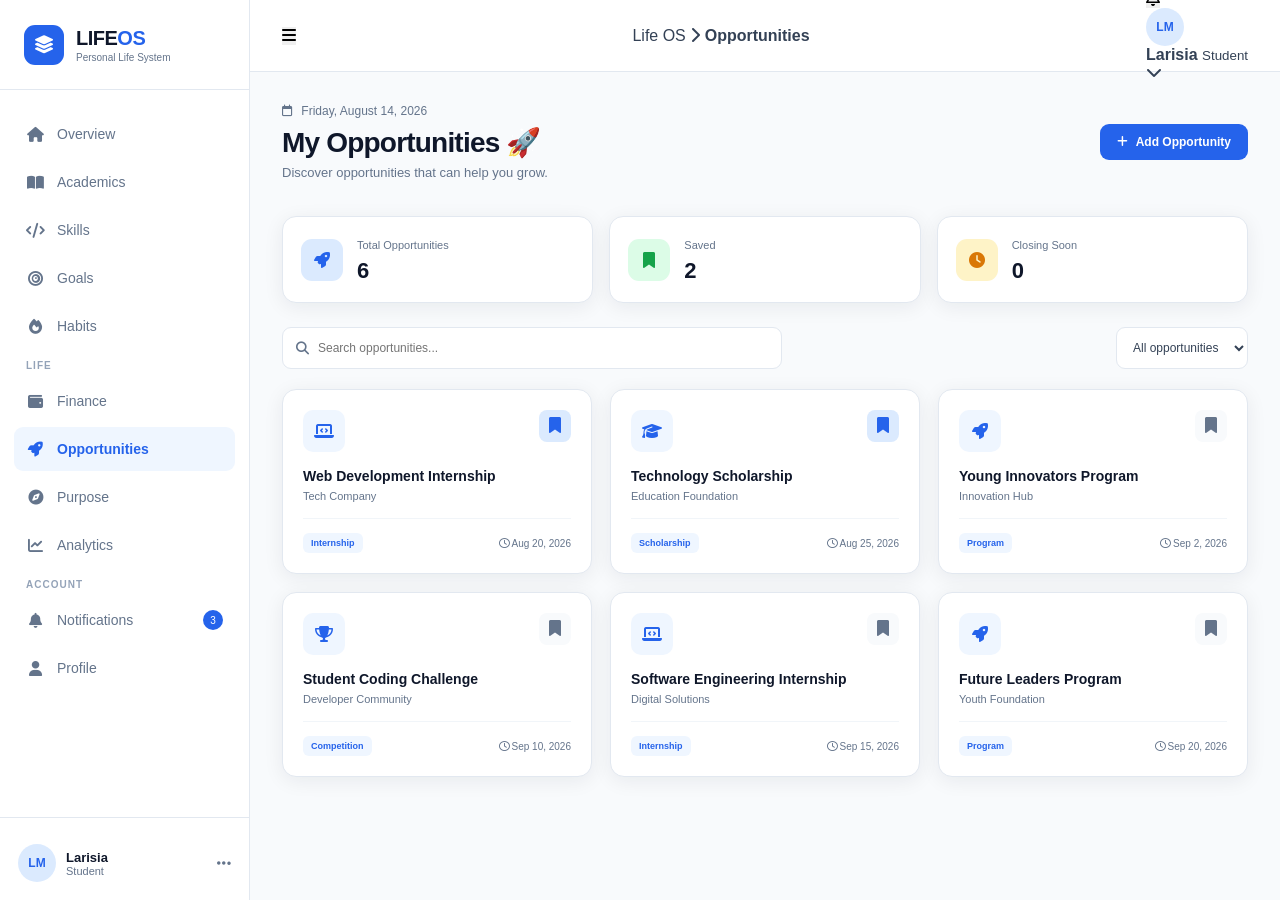
<file: pages/opportunities.html>
<!DOCTYPE html>
<html lang="en">

<head>
    <meta charset="UTF-8">
    <meta name="viewport" content="width=device-width, initial-scale=1.0">

    <title>LIFE OS | Opportunities</title>

    <link rel="stylesheet" href="../css/style.css">
    <link rel="stylesheet" href="../css/opportunities.css">

    <link rel="stylesheet"
        href="https://cdnjs.cloudflare.com/ajax/libs/font-awesome/6.5.2/css/all.min.css">
</head>

<body>

<div class="app">

    <!-- SIDEBAR -->
    <aside class="sidebar">

        <div class="logo">

            <div class="logo-icon">
                <i class="fa-solid fa-layer-group"></i>
            </div>

            <div>
                <h2>LIFE<span>OS</span></h2>
                <small>Personal Life System</small>
            </div>

        </div>


        <nav class="navigation">

            <a href="../../index.html" class="nav-item">
                <i class="fa-solid fa-house"></i>
                <span>Overview</span>
            </a>

            <a href="academics.html" class="nav-item">
                <i class="fa-solid fa-book-open"></i>
                <span>Academics</span>
            </a>

            <a href="skills.html" class="nav-item">
                <i class="fa-solid fa-code"></i>
                <span>Skills</span>
            </a>

            <a href="goals.html" class="nav-item">
                <i class="fa-solid fa-bullseye"></i>
                <span>Goals</span>
            </a>

            <a href="habits.html" class="nav-item">
                <i class="fa-solid fa-fire"></i>
                <span>Habits</span>
            </a>

            <p class="nav-title">LIFE</p>

            <a href="finance.html" class="nav-item">
                <i class="fa-solid fa-wallet"></i>
                <span>Finance</span>
            </a>

            <a href="opportunities.html" class="nav-item active">
                <i class="fa-solid fa-rocket"></i>
                <span>Opportunities</span>
            </a>

            <a href="purpose.html" class="nav-item">
                <i class="fa-solid fa-compass"></i>
                <span>Purpose</span>
            </a>

            <a href="analytics.html" class="nav-item">
                <i class="fa-solid fa-chart-line"></i>
                <span>Analytics</span>
            </a>

            <p class="nav-title">ACCOUNT</p>

            <a href="notifications.html" class="nav-item">
                <i class="fa-solid fa-bell"></i>
                <span>Notifications</span>
                <span class="notification-count">3</span>
            </a>

            <a href="profile.html" class="nav-item">
                <i class="fa-solid fa-user"></i>
                <span>Profile</span>
            </a>

        </nav>


        <div class="sidebar-bottom">

            <div class="user-mini">

                <div class="avatar">
                    LM
                </div>

                <div class="user-info">
                    <strong>Larisia</strong>
                    <span>Student</span>
                </div>

                <i class="fa-solid fa-ellipsis"></i>

            </div>

        </div>

    </aside>


    <!-- MAIN -->
    <main class="main-content">

        <header class="topbar">

            <button class="menu-btn">
                <i class="fa-solid fa-bars"></i>
            </button>

            <div class="breadcrumb">

                <span>Life OS</span>

                <i class="fa-solid fa-chevron-right"></i>

                <strong>Opportunities</strong>

            </div>

            <div class="topbar-actions">

                <button class="icon-btn">
                    <i class="fa-regular fa-bell"></i>
                </button>

                <div class="top-profile">

                    <div class="avatar">
                        LM
                    </div>

                    <div>
                        <strong>Larisia</strong>
                        <small>Student</small>
                    </div>

                    <i class="fa-solid fa-chevron-down"></i>

                </div>

            </div>

        </header>


        <!-- CONTENT -->
        <section class="dashboard opportunities-dashboard">

            <div class="welcome-section">

                <div>

                    <p class="date">
                        <i class="fa-regular fa-calendar"></i>
                        Friday, August 14, 2026
                    </p>

                    <h1>My Opportunities 🚀</h1>

                    <p class="welcome-text">
                        Discover opportunities that can help you grow.
                    </p>

                </div>

                <button class="primary-btn" id="addOpportunityBtn">

                    <i class="fa-solid fa-plus"></i>

                    Add Opportunity

                </button>

            </div>


            <!-- STATS -->

            <div class="opportunity-stats">

                <div class="opportunity-stat">

                    <div class="stat-icon blue">
                        <i class="fa-solid fa-rocket"></i>
                    </div>

                    <div>
                        <span>Total Opportunities</span>
                        <h2 id="totalOpportunities">6</h2>
                    </div>

                </div>


                <div class="opportunity-stat">

                    <div class="stat-icon green">
                        <i class="fa-solid fa-bookmark"></i>
                    </div>

                    <div>
                        <span>Saved</span>
                        <h2 id="savedOpportunities">2</h2>
                    </div>

                </div>


                <div class="opportunity-stat">

                    <div class="stat-icon orange">
                        <i class="fa-solid fa-clock"></i>
                    </div>

                    <div>
                        <span>Closing Soon</span>
                        <h2 id="closingSoon">2</h2>
                    </div>

                </div>

            </div>


            <!-- FILTERS -->

            <div class="opportunity-tools">

                <div class="search-box">

                    <i class="fa-solid fa-magnifying-glass"></i>

                    <input
                        type="text"
                        id="searchOpportunity"
                        placeholder="Search opportunities..."
                    >

                </div>


                <select id="opportunityFilter">

                    <option value="all">
                        All opportunities
                    </option>

                    <option value="internship">
                        Internships
                    </option>

                    <option value="scholarship">
                        Scholarships
                    </option>

                    <option value="program">
                        Programs
                    </option>

                    <option value="competition">
                        Competitions
                    </option>

                </select>

            </div>


            <!-- OPPORTUNITY LIST -->

            <div class="opportunity-grid" id="opportunityList">
            </div>

        </section>

    </main>

</div>


<!-- ADD OPPORTUNITY MODAL -->

<div class="opportunity-modal" id="opportunityModal">

    <div class="opportunity-form">

        <div class="form-header">

            <div>
                <h2>Add Opportunity</h2>

                <p>
                    Save an opportunity for later.
                </p>
            </div>

            <button id="closeOpportunityModal">
                <i class="fa-solid fa-xmark"></i>
            </button>

        </div>


        <form id="opportunityForm">

            <div class="form-group">

                <label>
                    Opportunity Name
                </label>

                <input
                    type="text"
                    id="opportunityName"
                    placeholder="e.g. Web Development Internship"
                    required
                >

            </div>


            <div class="form-group">

                <label>
                    Organization
                </label>

                <input
                    type="text"
                    id="opportunityOrganization"
                    placeholder="e.g. Tech Company"
                    required
                >

            </div>


            <div class="form-group">

                <label>
                    Type
                </label>

                <select id="opportunityType" required>

                    <option value="">
                        Select type
                    </option>

                    <option value="internship">
                        Internship
                    </option>

                    <option value="scholarship">
                        Scholarship
                    </option>

                    <option value="program">
                        Program
                    </option>

                    <option value="competition">
                        Competition
                    </option>

                </select>

            </div>


            <div class="form-group">

                <label>
                    Deadline
                </label>

                <input
                    type="date"
                    id="opportunityDeadline"
                    required
                >

            </div>


            <div class="form-actions">

                <button
                    type="button"
                    class="cancel-btn"
                    id="cancelOpportunity"
                >
                    Cancel
                </button>

                <button
                    type="submit"
                    class="primary-btn"
                >
                    <i class="fa-solid fa-plus"></i>
                    Add Opportunity
                </button>

            </div>

        </form>

    </div>

</div>


<script src="../js/opportunities.js"></script>

</body>

</html>
</file>
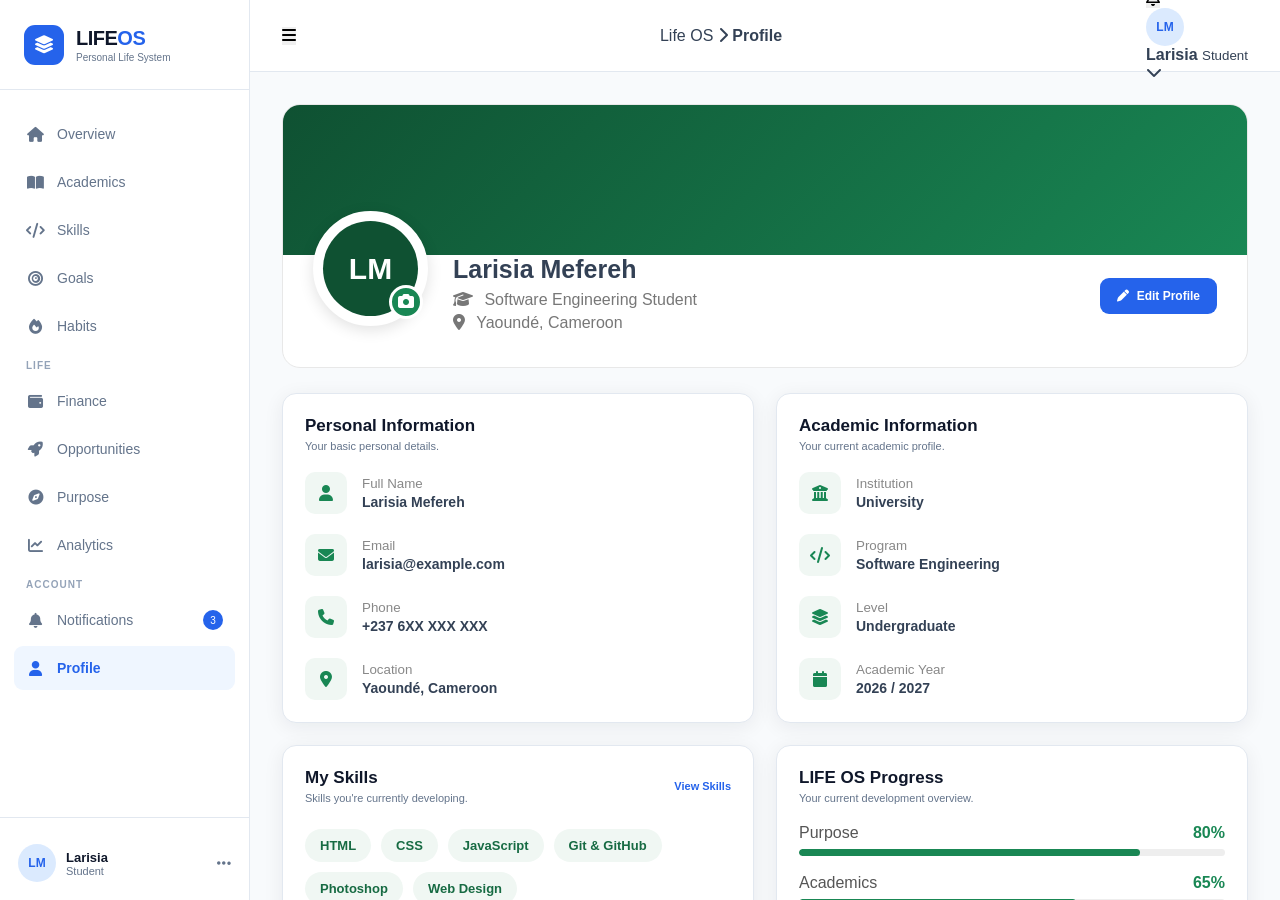
<file: pages/profile.html>
<!DOCTYPE html>
<html lang="en">

<head>
    <meta charset="UTF-8">
    <meta name="viewport" content="width=device-width, initial-scale=1.0">

    <title>LIFE OS | Profile</title>

    <link rel="stylesheet" href="../css/style.css">
    <link rel="stylesheet" href="../css/profile.css">

    <link rel="stylesheet"
        href="https://cdnjs.cloudflare.com/ajax/libs/font-awesome/6.5.2/css/all.min.css">
</head>

<body>

<div class="app">

    <!-- ================= SIDEBAR ================= -->

    <aside class="sidebar">

        <div class="logo">

            <div class="logo-icon">
                <i class="fa-solid fa-layer-group"></i>
            </div>

            <div>
                <h2>LIFE<span>OS</span></h2>
                <small>Personal Life System</small>
            </div>

        </div>


        <nav class="navigation">

            <a href="../../index.html" class="nav-item">
                <i class="fa-solid fa-house"></i>
                <span>Overview</span>
            </a>

            <a href="academics.html" class="nav-item">
                <i class="fa-solid fa-book-open"></i>
                <span>Academics</span>
            </a>

            <a href="skills.html" class="nav-item">
                <i class="fa-solid fa-code"></i>
                <span>Skills</span>
            </a>

            <a href="goals.html" class="nav-item">
                <i class="fa-solid fa-bullseye"></i>
                <span>Goals</span>
            </a>

            <a href="habits.html" class="nav-item">
                <i class="fa-solid fa-fire"></i>
                <span>Habits</span>
            </a>


            <p class="nav-title">LIFE</p>

            <a href="finance.html" class="nav-item">
                <i class="fa-solid fa-wallet"></i>
                <span>Finance</span>
            </a>

            <a href="opportunities.html" class="nav-item">
                <i class="fa-solid fa-rocket"></i>
                <span>Opportunities</span>
            </a>

            <a href="purpose.html" class="nav-item">
                <i class="fa-solid fa-compass"></i>
                <span>Purpose</span>
            </a>

            <a href="analytics.html" class="nav-item">
                <i class="fa-solid fa-chart-line"></i>
                <span>Analytics</span>
            </a>


            <p class="nav-title">ACCOUNT</p>

            <a href="notifications.html" class="nav-item">
                <i class="fa-solid fa-bell"></i>
                <span>Notifications</span>
                <span class="notification-count">3</span>
            </a>

            <a href="profile.html" class="nav-item active">
                <i class="fa-solid fa-user"></i>
                <span>Profile</span>
            </a>

        </nav>


        <!-- SIDEBAR USER -->

        <div class="sidebar-bottom">

            <div class="user-mini">

                <div class="avatar">
                    LM
                </div>

                <div class="user-info">
                    <strong id="sidebarName">Larisia</strong>
                    <span>Student</span>
                </div>

                <i class="fa-solid fa-ellipsis"></i>

            </div>

        </div>

    </aside>


    <!-- ================= MAIN ================= -->

    <main class="main-content">

        <!-- TOPBAR -->

        <header class="topbar">

            <button class="menu-btn" id="menuBtn">
                <i class="fa-solid fa-bars"></i>
            </button>

            <div class="breadcrumb">

                <span>Life OS</span>

                <i class="fa-solid fa-chevron-right"></i>

                <strong>Profile</strong>

            </div>


            <div class="topbar-actions">

                <button class="icon-btn">

                    <i class="fa-regular fa-bell"></i>

                </button>


                <div class="top-profile">

                    <div class="avatar" id="topAvatar">
                        LM
                    </div>

                    <div>

                        <strong id="topName">
                            Larisia
                        </strong>

                        <small>
                            Student
                        </small>

                    </div>

                    <i class="fa-solid fa-chevron-down"></i>

                </div>

            </div>

        </header>


        <!-- ================= PROFILE CONTENT ================= -->

        <section class="dashboard profile-dashboard">


            <!-- PROFILE HEADER -->

            <div class="profile-header-card">

                <div class="profile-cover"></div>


                <div class="profile-header-content">

                    <div class="profile-avatar">

                        <span id="profileInitials">
                            LM
                        </span>

                        <button class="avatar-edit" id="avatarEditBtn">

                            <i class="fa-solid fa-camera"></i>

                        </button>

                    </div>


                    <div class="profile-heading">

                        <h1 id="profileName">
                            Larisia Mefereh
                        </h1>

                        <p>
                            <i class="fa-solid fa-graduation-cap"></i>
                            Software Engineering Student
                        </p>

                        <span>
                            <i class="fa-solid fa-location-dot"></i>
                            Yaoundé, Cameroon
                        </span>

                    </div>


                    <button class="primary-btn" id="editProfileBtn">

                        <i class="fa-solid fa-pen"></i>

                        Edit Profile

                    </button>

                </div>

            </div>


            <!-- PROFILE GRID -->

            <div class="profile-grid">


                <!-- ================= PERSONAL INFORMATION ================= -->

                <div class="dashboard-card profile-card">

                    <div class="card-heading">

                        <div>

                            <h2>Personal Information</h2>

                            <p>
                                Your basic personal details.
                            </p>

                        </div>

                    </div>


                    <div class="profile-info-list">


                        <div class="profile-info">

                            <div class="info-icon">

                                <i class="fa-solid fa-user"></i>

                            </div>

                            <div>

                                <small>Full Name</small>

                                <strong id="infoName">
                                    Larisia Mefereh
                                </strong>

                            </div>

                        </div>


                        <div class="profile-info">

                            <div class="info-icon">

                                <i class="fa-solid fa-envelope"></i>

                            </div>

                            <div>

                                <small>Email</small>

                                <strong id="infoEmail">
                                    larisia@example.com
                                </strong>

                            </div>

                        </div>


                        <div class="profile-info">

                            <div class="info-icon">

                                <i class="fa-solid fa-phone"></i>

                            </div>

                            <div>

                                <small>Phone</small>

                                <strong id="infoPhone">
                                    +237 6XX XXX XXX
                                </strong>

                            </div>

                        </div>


                        <div class="profile-info">

                            <div class="info-icon">

                                <i class="fa-solid fa-location-dot"></i>

                            </div>

                            <div>

                                <small>Location</small>

                                <strong id="infoLocation">
                                    Yaoundé, Cameroon
                                </strong>

                            </div>

                        </div>

                    </div>

                </div>


                <!-- ================= ACADEMIC INFORMATION ================= -->

                <div class="dashboard-card profile-card">

                    <div class="card-heading">

                        <div>

                            <h2>Academic Information</h2>

                            <p>
                                Your current academic profile.
                            </p>

                        </div>

                    </div>


                    <div class="profile-info-list">


                        <div class="profile-info">

                            <div class="info-icon">

                                <i class="fa-solid fa-building-columns"></i>

                            </div>

                            <div>

                                <small>Institution</small>

                                <strong>
                                    University
                                </strong>

                            </div>

                        </div>


                        <div class="profile-info">

                            <div class="info-icon">

                                <i class="fa-solid fa-code"></i>

                            </div>

                            <div>

                                <small>Program</small>

                                <strong>
                                    Software Engineering
                                </strong>

                            </div>

                        </div>


                        <div class="profile-info">

                            <div class="info-icon">

                                <i class="fa-solid fa-layer-group"></i>

                            </div>

                            <div>

                                <small>Level</small>

                                <strong>
                                    Undergraduate
                                </strong>

                            </div>

                        </div>


                        <div class="profile-info">

                            <div class="info-icon">

                                <i class="fa-solid fa-calendar"></i>

                            </div>

                            <div>

                                <small>Academic Year</small>

                                <strong>
                                    2026 / 2027
                                </strong>

                            </div>

                        </div>

                    </div>

                </div>


                <!-- ================= SKILLS ================= -->

                <div class="dashboard-card profile-card">

                    <div class="card-heading">

                        <div>

                            <h2>My Skills</h2>

                            <p>
                                Skills you're currently developing.
                            </p>

                        </div>

                        <button class="view-all"
                            onclick="window.location.href='skills.html'">

                            View Skills

                        </button>

                    </div>


                    <div class="profile-skills">

                        <span>HTML</span>

                        <span>CSS</span>

                        <span>JavaScript</span>

                        <span>Git & GitHub</span>

                        <span>Photoshop</span>

                        <span>Web Design</span>

                    </div>

                </div>


                <!-- ================= LIFE PROGRESS ================= -->

                <div class="dashboard-card profile-card">

                    <div class="card-heading">

                        <div>

                            <h2>LIFE OS Progress</h2>

                            <p>
                                Your current development overview.
                            </p>

                        </div>

                    </div>


                    <div class="profile-progress">


                        <div class="profile-progress-item">

                            <div>

                                <span>Purpose</span>

                                <strong>80%</strong>

                            </div>

                            <div class="mini-progress">

                                <span style="width:80%"></span>

                            </div>

                        </div>


                        <div class="profile-progress-item">

                            <div>

                                <span>Academics</span>

                                <strong>65%</strong>

                            </div>

                            <div class="mini-progress">

                                <span style="width:65%"></span>

                            </div>

                        </div>


                        <div class="profile-progress-item">

                            <div>

                                <span>Skills</span>

                                <strong>72%</strong>

                            </div>

                            <div class="mini-progress">

                                <span style="width:72%"></span>

                            </div>

                        </div>


                        <div class="profile-progress-item">

                            <div>

                                <span>Personal</span>

                                <strong>85%</strong>

                            </div>

                            <div class="mini-progress">

                                <span style="width:85%"></span>

                            </div>

                        </div>

                    </div>

                </div>


            </div>


            <!-- ================= ACCOUNT ================= -->

            <div class="dashboard-card account-card">

                <div class="card-heading">

                    <div>

                        <h2>Account</h2>

                        <p>
                            Manage your LIFE OS account.
                        </p>

                    </div>

                </div>


                <div class="account-actions">

                    <button class="account-action">

                        <i class="fa-solid fa-lock"></i>

                        <div>

                            <strong>Change Password</strong>

                            <small>
                                Update your account password.
                            </small>

                        </div>

                        <i class="fa-solid fa-chevron-right"></i>

                    </button>


                    <button class="account-action">

                        <i class="fa-solid fa-bell"></i>

                        <div>

                            <strong>Notification Settings</strong>

                            <small>
                                Manage your notifications.
                            </small>

                        </div>

                        <i class="fa-solid fa-chevron-right"></i>

                    </button>


                    <button class="account-action danger">

                        <i class="fa-solid fa-right-from-bracket"></i>

                        <div>

                            <strong>Log Out</strong>

                            <small>
                                Sign out of LIFE OS.
                            </small>

                        </div>

                        <i class="fa-solid fa-chevron-right"></i>

                    </button>

                </div>

            </div>


        </section>

    </main>

</div>


<!-- EDIT PROFILE MODAL -->

<div class="modal-overlay" id="profileModal">

    <div class="profile-modal">

        <div class="modal-header">

            <div>

                <h2>Edit Profile</h2>

                <p>Update your personal information.</p>

            </div>

            <button class="close-modal" id="closeModal">

                <i class="fa-solid fa-xmark"></i>

            </button>

        </div>


        <form id="profileForm">

            <label>

                Full Name

                <input
                    type="text"
                    id="editName"
                    value="Larisia Mefereh"
                    required>

            </label>


            <label>

                Email

                <input
                    type="email"
                    id="editEmail"
                    value="larisia@example.com"
                    required>

            </label>


            <label>

                Phone

                <input
                    type="text"
                    id="editPhone"
                    value="+237 6XX XXX XXX">

            </label>


            <label>

                Location

                <input
                    type="text"
                    id="editLocation"
                    value="Yaoundé, Cameroon">

            </label>


            <div class="modal-actions">

                <button
                    type="button"
                    class="secondary-btn"
                    id="cancelEdit">

                    Cancel

                </button>

                <button
                    type="submit"
                    class="primary-btn">

                    Save Changes

                </button>

            </div>

        </form>

    </div>

</div>


<script src="../js/profile.js"></script>

</body>
</html>
</file>
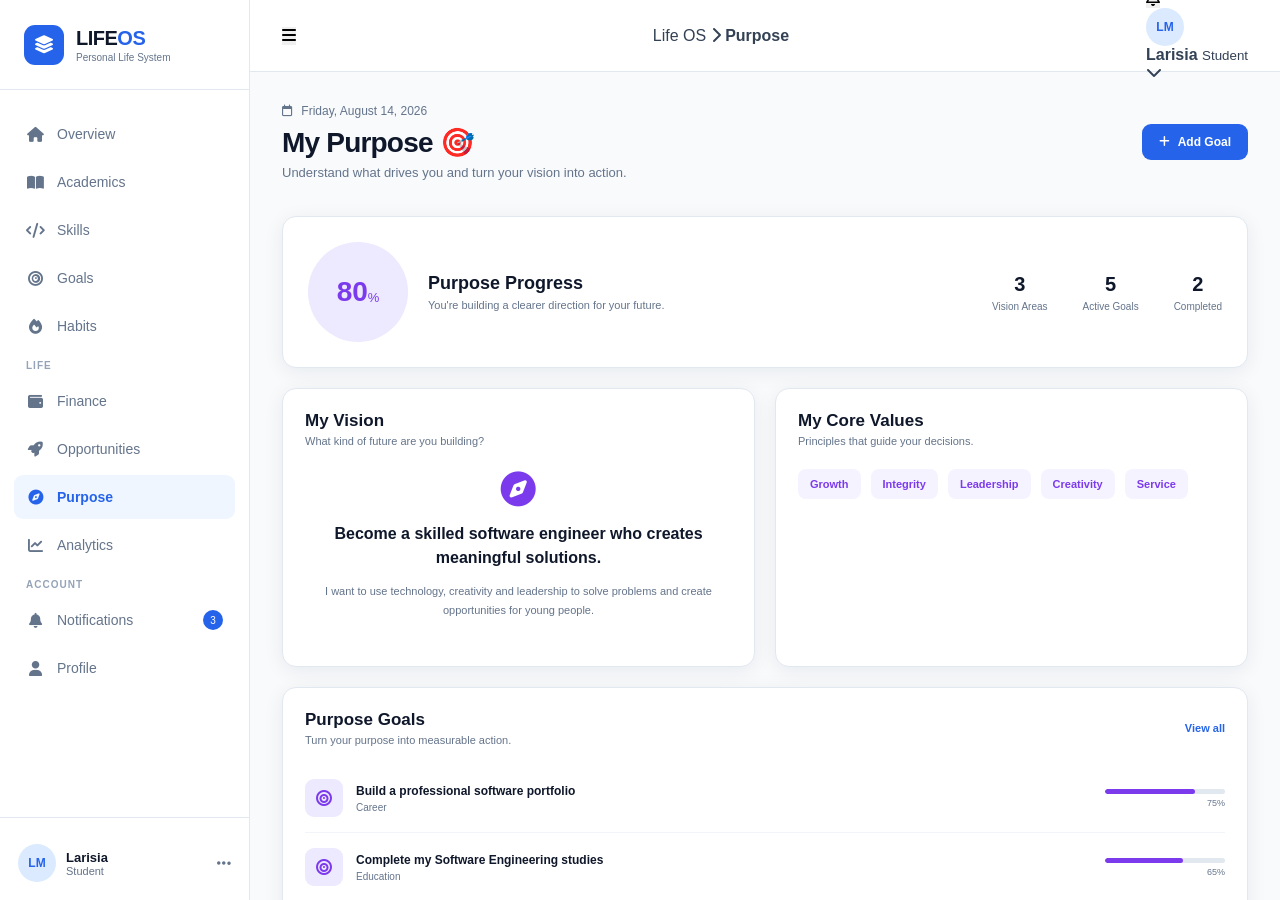
<file: pages/purpose.html>
<!DOCTYPE html>
<html lang="en">

<head>
    <meta charset="UTF-8">
    <meta name="viewport" content="width=device-width, initial-scale=1.0">

    <title>LIFE OS | Purpose</title>

    <link rel="stylesheet" href="../css/style.css">
    <link rel="stylesheet" href="../css/purpose.css">

    <link rel="stylesheet"
        href="https://cdnjs.cloudflare.com/ajax/libs/font-awesome/6.5.2/css/all.min.css">
</head>

<body>

<div class="app">

    <!-- SIDEBAR -->
    <aside class="sidebar">

        <div class="logo">
            <div class="logo-icon">
                <i class="fa-solid fa-layer-group"></i>
            </div>

            <div>
                <h2>LIFE<span>OS</span></h2>
                <small>Personal Life System</small>
            </div>
        </div>

        <nav class="navigation">

            <a href="../../index.html" class="nav-item">
                <i class="fa-solid fa-house"></i>
                <span>Overview</span>
            </a>

            <a href="academics.html" class="nav-item">
                <i class="fa-solid fa-book-open"></i>
                <span>Academics</span>
            </a>

            <a href="skills.html" class="nav-item">
                <i class="fa-solid fa-code"></i>
                <span>Skills</span>
            </a>

            <a href="goals.html" class="nav-item">
                <i class="fa-solid fa-bullseye"></i>
                <span>Goals</span>
            </a>

            <a href="habits.html" class="nav-item">
                <i class="fa-solid fa-fire"></i>
                <span>Habits</span>
            </a>

            <p class="nav-title">LIFE</p>

            <a href="finance.html" class="nav-item">
                <i class="fa-solid fa-wallet"></i>
                <span>Finance</span>
            </a>

            <a href="opportunities.html" class="nav-item">
                <i class="fa-solid fa-rocket"></i>
                <span>Opportunities</span>
            </a>

            <a href="purpose.html" class="nav-item active">
                <i class="fa-solid fa-compass"></i>
                <span>Purpose</span>
            </a>

            <a href="analytics.html" class="nav-item">
                <i class="fa-solid fa-chart-line"></i>
                <span>Analytics</span>
            </a>

            <p class="nav-title">ACCOUNT</p>

            <a href="notifications.html" class="nav-item">
                <i class="fa-solid fa-bell"></i>
                <span>Notifications</span>
                <span class="notification-count">3</span>
            </a>

            <a href="profile.html" class="nav-item">
                <i class="fa-solid fa-user"></i>
                <span>Profile</span>
            </a>

        </nav>

        <div class="sidebar-bottom">

            <div class="user-mini">

                <div class="avatar">LM</div>

                <div class="user-info">
                    <strong>Larisia</strong>
                    <span>Student</span>
                </div>

                <i class="fa-solid fa-ellipsis"></i>

            </div>

        </div>

    </aside>


    <!-- MAIN -->
    <main class="main-content">

        <header class="topbar">

            <button class="menu-btn">
                <i class="fa-solid fa-bars"></i>
            </button>

            <div class="breadcrumb">

                <span>Life OS</span>

                <i class="fa-solid fa-chevron-right"></i>

                <strong>Purpose</strong>

            </div>

            <div class="topbar-actions">

                <button class="icon-btn">
                    <i class="fa-regular fa-bell"></i>
                </button>

                <div class="top-profile">

                    <div class="avatar">LM</div>

                    <div>
                        <strong>Larisia</strong>
                        <small>Student</small>
                    </div>

                    <i class="fa-solid fa-chevron-down"></i>

                </div>

            </div>

        </header>


        <section class="dashboard purpose-dashboard">

            <!-- WELCOME -->

            <div class="welcome-section">

                <div>

                    <p class="date">
                        <i class="fa-regular fa-calendar"></i>
                        Friday, August 14, 2026
                    </p>

                    <h1>My Purpose 🎯</h1>

                    <p class="welcome-text">
                        Understand what drives you and turn your vision into action.
                    </p>

                </div>

                <button class="primary-btn" id="addPurposeBtn">

                    <i class="fa-solid fa-plus"></i>

                    Add Goal

                </button>

            </div>


            <!-- PURPOSE SCORE -->

            <div class="purpose-overview">

                <div class="purpose-score">

                    <div class="purpose-circle">

                        <span id="purposeScore">80</span>

                        <small>%</small>

                    </div>

                    <div>

                        <h2>Purpose Progress</h2>

                        <p>
                            You're building a clearer direction for your future.
                        </p>

                    </div>

                </div>


                <div class="purpose-stats">

                    <div>
                        <strong id="visionCount">3</strong>
                        <span>Vision Areas</span>
                    </div>

                    <div>
                        <strong id="purposeGoals">5</strong>
                        <span>Active Goals</span>
                    </div>

                    <div>
                        <strong id="completedGoals">2</strong>
                        <span>Completed</span>
                    </div>

                </div>

            </div>


            <!-- VISION -->

            <div class="purpose-grid">

                <div class="dashboard-card">

                    <div class="card-heading">

                        <div>
                            <h2>My Vision</h2>

                            <p>
                                What kind of future are you building?
                            </p>
                        </div>

                    </div>


                    <div class="vision-content">

                        <i class="fa-solid fa-compass"></i>

                        <h3>
                            Become a skilled software engineer
                            who creates meaningful solutions.
                        </h3>

                        <p>
                            I want to use technology, creativity and
                            leadership to solve problems and create
                            opportunities for young people.
                        </p>

                    </div>

                </div>


                <!-- VALUES -->

                <div class="dashboard-card">

                    <div class="card-heading">

                        <div>
                            <h2>My Core Values</h2>

                            <p>
                                Principles that guide your decisions.
                            </p>
                        </div>

                    </div>


                    <div class="values-list">

                        <span>Growth</span>

                        <span>Integrity</span>

                        <span>Leadership</span>

                        <span>Creativity</span>

                        <span>Service</span>

                    </div>

                </div>

            </div>


            <!-- PURPOSE GOALS -->

            <div class="dashboard-card purpose-goals-card">

                <div class="card-heading">

                    <div>
                        <h2>Purpose Goals</h2>

                        <p>
                            Turn your purpose into measurable action.
                        </p>
                    </div>

                    <button class="view-all">
                        View all
                    </button>

                </div>


                <div class="purpose-goal-list" id="purposeGoalList">
                </div>

            </div>

        </section>

    </main>

</div>


<!-- ADD GOAL MODAL -->

<div class="purpose-modal" id="purposeModal">

    <div class="purpose-form">

        <div class="form-header">

            <div>
                <h2>Add Purpose Goal</h2>

                <p>
                    Create a goal connected to your purpose.
                </p>
            </div>

            <button id="closePurposeModal">
                <i class="fa-solid fa-xmark"></i>
            </button>

        </div>


        <form id="purposeForm">

            <div class="form-group">

                <label for="purposeGoalName">
                    Goal
                </label>

                <input
                    type="text"
                    id="purposeGoalName"
                    placeholder="e.g. Build my portfolio"
                    required
                >

            </div>


            <div class="form-group">

                <label for="purposeCategory">
                    Category
                </label>

                <select id="purposeCategory" required>

                    <option value="">
                        Select category
                    </option>

                    <option value="Career">
                        Career
                    </option>

                    <option value="Education">
                        Education
                    </option>

                    <option value="Leadership">
                        Leadership
                    </option>

                    <option value="Personal">
                        Personal
                    </option>

                </select>

            </div>


            <div class="form-actions">

                <button
                    type="button"
                    class="cancel-btn"
                    id="cancelPurpose"
                >
                    Cancel
                </button>

                <button
                    type="submit"
                    class="primary-btn"
                >
                    <i class="fa-solid fa-plus"></i>
                    Add Goal
                </button>

            </div>

        </form>

    </div>

</div>


<script src="../js/purpose.js"></script>

</body>

</html>
</file>
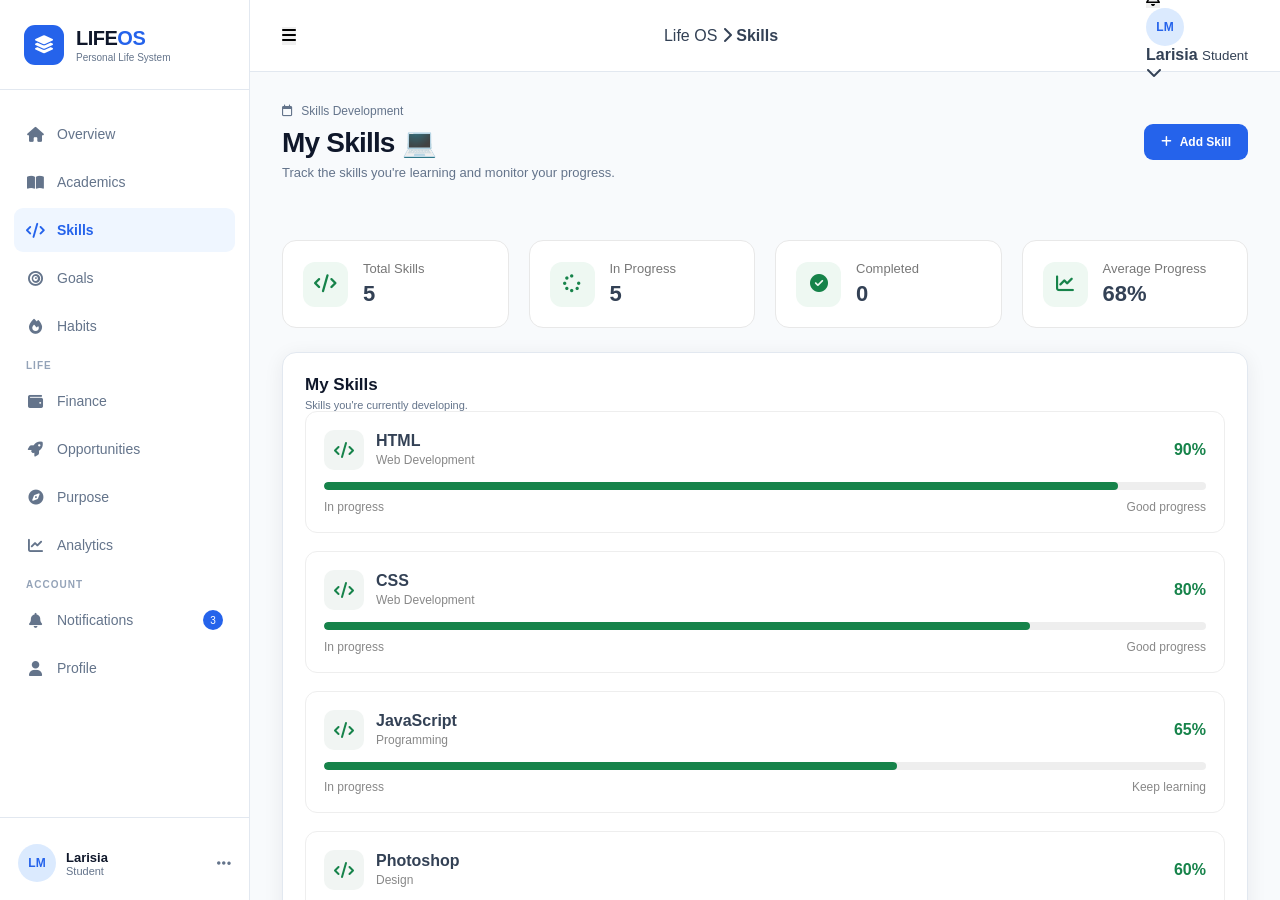
<file: pages/skills.html>
<!DOCTYPE html>
<html lang="en">
<head>
    <meta charset="UTF-8">
    <meta name="viewport" content="width=device-width, initial-scale=1.0">

    <title>LIFE OS | Skills</title>

    <link rel="stylesheet" href="../css/style.css">
    <link rel="stylesheet" href="../css/skills.css">

    <link rel="stylesheet"
          href="https://cdnjs.cloudflare.com/ajax/libs/font-awesome/6.5.2/css/all.min.css">
</head>

<body>

<div class="app">

    <!-- SIDEBAR -->
    <aside class="sidebar" id="sidebar">

        <div class="logo">
            <div class="logo-icon">
                <i class="fa-solid fa-layer-group"></i>
            </div>

            <div>
                <h2>LIFE<span>OS</span></h2>
                <small>Personal Life System</small>
            </div>
        </div>

        <nav class="navigation">

            <a href="../../index.html" class="nav-item">
                <i class="fa-solid fa-house"></i>
                <span>Overview</span>
            </a>

            <a href="academics.html" class="nav-item">
                <i class="fa-solid fa-book-open"></i>
                <span>Academics</span>
            </a>

            <a href="skills.html" class="nav-item active">
                <i class="fa-solid fa-code"></i>
                <span>Skills</span>
            </a>

            <a href="goals.html" class="nav-item">
                <i class="fa-solid fa-bullseye"></i>
                <span>Goals</span>
            </a>

            <a href="habits.html" class="nav-item">
                <i class="fa-solid fa-fire"></i>
                <span>Habits</span>
            </a>

            <p class="nav-title">LIFE</p>

            <a href="finance.html" class="nav-item">
                <i class="fa-solid fa-wallet"></i>
                <span>Finance</span>
            </a>

            <a href="opportunities.html" class="nav-item">
                <i class="fa-solid fa-rocket"></i>
                <span>Opportunities</span>
            </a>

            <a href="purpose.html" class="nav-item">
                <i class="fa-solid fa-compass"></i>
                <span>Purpose</span>
            </a>

            <a href="analytics.html" class="nav-item">
                <i class="fa-solid fa-chart-line"></i>
                <span>Analytics</span>
            </a>

            <p class="nav-title">ACCOUNT</p>

            <a href="notifications.html" class="nav-item">
                <i class="fa-solid fa-bell"></i>
                <span>Notifications</span>
                <span class="notification-count">3</span>
            </a>

            <a href="profile.html" class="nav-item">
                <i class="fa-solid fa-user"></i>
                <span>Profile</span>
            </a>

        </nav>

        <div class="sidebar-bottom">
            <div class="user-mini">
                <div class="avatar">LM</div>

                <div class="user-info">
                    <strong>Larisia</strong>
                    <span>Student</span>
                </div>

                <i class="fa-solid fa-ellipsis"></i>
            </div>
        </div>

    </aside>


    <!-- MAIN -->
    <main class="main-content">

        <header class="topbar">

            <button class="menu-btn" id="menuBtn">
                <i class="fa-solid fa-bars"></i>
            </button>

            <div class="breadcrumb">
                <span>Life OS</span>
                <i class="fa-solid fa-chevron-right"></i>
                <strong>Skills</strong>
            </div>

            <div class="topbar-actions">

                <button class="icon-btn">
                    <i class="fa-regular fa-bell"></i>
                </button>

                <div class="top-profile">

                    <div class="avatar">LM</div>

                    <div>
                        <strong>Larisia</strong>
                        <small>Student</small>
                    </div>

                    <i class="fa-solid fa-chevron-down"></i>

                </div>

            </div>

        </header>


        <!-- SKILLS CONTENT -->
        <section class="dashboard skills-dashboard">

            <div class="welcome-section">

                <div>
                    <p class="date">
                        <i class="fa-regular fa-calendar"></i>
                        Skills Development
                    </p>

                    <h1>My Skills 💻</h1>

                    <p class="welcome-text">
                        Track the skills you're learning and monitor your progress.
                    </p>
                </div>

                <button class="primary-btn" id="addSkillBtn">
                    <i class="fa-solid fa-plus"></i>
                    Add Skill
                </button>

            </div>


            <!-- SKILL SUMMARY -->
            <div class="skill-summary">

                <div class="skill-stat">
                    <div class="skill-stat-icon">
                        <i class="fa-solid fa-code"></i>
                    </div>

                    <div>
                        <span>Total Skills</span>
                        <strong id="totalSkills">5</strong>
                    </div>
                </div>

                <div class="skill-stat">
                    <div class="skill-stat-icon">
                        <i class="fa-solid fa-spinner"></i>
                    </div>

                    <div>
                        <span>In Progress</span>
                        <strong id="progressSkills">3</strong>
                    </div>
                </div>

                <div class="skill-stat">
                    <div class="skill-stat-icon">
                        <i class="fa-solid fa-circle-check"></i>
                    </div>

                    <div>
                        <span>Completed</span>
                        <strong id="completedSkills">2</strong>
                    </div>
                </div>

                <div class="skill-stat">
                    <div class="skill-stat-icon">
                        <i class="fa-solid fa-chart-line"></i>
                    </div>

                    <div>
                        <span>Average Progress</span>
                        <strong id="averageSkill">68%</strong>
                    </div>
                </div>

            </div>


            <!-- SKILLS LIST -->
            <div class="dashboard-card">

                <div class="card-heading">

                    <div>
                        <h2>My Skills</h2>
                        <p>Skills you're currently developing.</p>
                    </div>

                </div>

                <div class="skills-list" id="skillsList"></div>

            </div>


            <!-- SKILL DEVELOPMENT -->
            <div class="dashboard-card">

                <div class="card-heading">

                    <div>
                        <h2>Skill Development</h2>
                        <p>Keep improving your abilities every day.</p>
                    </div>

                </div>

                <div class="development-box">

                    <i class="fa-solid fa-lightbulb"></i>

                    <div>
                        <strong>Keep learning consistently</strong>
                        <p>
                            Small improvements every day can turn into valuable
                            professional skills over time.
                        </p>
                    </div>

                </div>

            </div>

        </section>

    </main>

</div>

<script src="../js/skills.js"></script>

</body>
</html>
</file>
<file: css/style.css>
:root {
    --primary: #2563eb;
    --primary-dark: #1d4ed8;

    --dark: #0f172a;
    --text: #334155;
    --muted: #64748b;

    --background: #f8fafc;
    --white: #ffffff;
    --border: #e2e8f0;

    --success: #16a34a;
    --warning: #f59e0b;
    --danger: #dc2626;

    --sidebar-width: 250px;

    --radius: 14px;
    --shadow: 0 4px 20px rgba(15, 23, 42, 0.07);
}


/* ================= RESET ================= */

* {
    margin: 0;
    padding: 0;
    box-sizing: border-box;
}

body {
    font-family: Inter, "Segoe UI", Arial, sans-serif;
    background: var(--background);
    color: var(--text);
}

button,
input {
    font: inherit;
}

button {
    border: none;
    cursor: pointer;
}

a {
    text-decoration: none;
    color: inherit;
}


/* ================= APP ================= */

.app {
    min-height: 100vh;
}


/* ================= SIDEBAR ================= */

.sidebar {
    position: fixed;
    top: 0;
    left: 0;

    width: var(--sidebar-width);
    height: 100vh;

    background: var(--white);
    border-right: 1px solid var(--border);

    display: flex;
    flex-direction: column;

    z-index: 100;
}


/* ================= LOGO ================= */

.logo {
    height: 90px;

    display: flex;
    align-items: center;
    gap: 12px;

    padding: 0 24px;

    border-bottom: 1px solid var(--border);
}

.logo-icon {
    width: 40px;
    height: 40px;

    border-radius: 11px;

    background: var(--primary);
    color: var(--white);

    display: flex;
    align-items: center;
    justify-content: center;

    font-size: 18px;
}

.logo h2 {
    font-size: 20px;
    color: var(--dark);
    letter-spacing: -0.5px;
}

.logo h2 span {
    color: var(--primary);
}

.logo small {
    display: block;
    color: var(--muted);
    font-size: 10px;
    margin-top: 2px;
}


/* ================= NAVIGATION ================= */

.navigation {
    padding: 22px 14px;
    flex: 1;
    overflow-y: auto;
}

.nav-title {
    font-size: 10px;
    font-weight: 700;

    color: #94a3b8;

    letter-spacing: 1px;

    padding: 0 12px;
    margin: 12px 0 8px;
}

.nav-item {
    min-height: 44px;

    display: flex;
    align-items: center;

    gap: 13px;

    padding: 0 12px;

    margin-bottom: 4px;

    border-radius: 9px;

    color: var(--muted);

    font-size: 14px;
    font-weight: 500;

    transition: 0.2s ease;
}

.nav-item i {
    width: 18px;
    text-align: center;
    font-size: 15px;
}

.nav-item:hover {
    background: #eff6ff;
    color: var(--primary);
}

.nav-item.active {
    background: #eff6ff;
    color: var(--primary);
    font-weight: 600;
}

.notification-count {
    margin-left: auto;

    min-width: 20px;
    height: 20px;

    padding: 0 5px;

    border-radius: 20px;

    background: var(--primary);
    color: white;

    display: flex;
    align-items: center;
    justify-content: center;

    font-size: 10px;
}


/* ================= SIDEBAR BOTTOM ================= */

.sidebar-bottom {
    padding: 14px;
    border-top: 1px solid var(--border);
}

.user-mini {
    display: flex;
    align-items: center;
    gap: 10px;

    padding: 12px 4px 4px;
}

.avatar {
    width: 38px;
    height: 38px;

    flex-shrink: 0;

    border-radius: 50%;

    background: #dbeafe;
    color: var(--primary);

    display: flex;
    align-items: center;
    justify-content: center;

    font-size: 12px;
    font-weight: 700;
}

.user-info {
    display: flex;
    flex-direction: column;
    flex: 1;
}

.user-info strong {
    color: var(--dark);
    font-size: 13px;
}

.user-info span {
    color: var(--muted);
    font-size: 11px;
}

.user-mini > i {
    color: var(--muted);
}


/* ================= MAIN ================= */

.main-content {
    margin-left: var(--sidebar-width);
    padding-top: 72px;

    height: 100vh;
    overflow-y: auto;
}

/* ================= TOPBAR ================= */

.topbar {
    position: fixed;

    top: 0;
    left: var(--sidebar-width);
    right: 0;

    height: 72px;

    padding: 0 32px;

    background: var(--white);

    border-bottom: 1px solid var(--border);

    display: flex;
    align-items: center;
    justify-content: space-between;

    z-index: 90;
}


/* ================= DASHBOARD ================= */

.dashboard {
    max-width: 1600px;
    margin:0 auto;

    padding: 32px;
}


/* ================= WELCOME ================= */

.welcome-section {
    display: flex;
    align-items: center;
    justify-content: space-between;

    margin-bottom: 36px;
}

.date {
    color: var(--muted);
    font-size: 12px;
    margin-bottom: 8px;
}

.date i {
    margin-right: 5px;
}

.welcome-section h1 {
    color: var(--dark);

    font-size: 28px;
    letter-spacing: -0.8px;

    margin-bottom: 6px;
}

.welcome-text {
    color: var(--muted);
    font-size: 13px;
}

.primary-btn {
    display: flex;
    align-items: center;
    gap: 8px;

    background: var(--primary);
    color: white;

    padding: 11px 17px;

    border-radius: 9px;

    font-size: 12px;
    font-weight: 600;

    transition: 0.2s;
}

.primary-btn:hover {
    background: var(--primary-dark);
}


/* ================= SECTION HEADING ================= */

.section-heading,
.card-heading {
    display: flex;
    align-items: center;
    justify-content: space-between;
}

.section-heading {
    margin-bottom: 16px;
}

.section-heading h2,
.card-heading h2 {
    font-size: 17px;
    color: var(--dark);
}

.section-heading p,
.card-heading p {
    margin-top: 4px;
    color: var(--muted);
    font-size: 11px;
}

.view-btn,
.view-all {
    background: transparent;
    color: var(--primary);

    font-size: 11px;
    font-weight: 600;
}

.view-btn i {
    margin-left: 5px;
}


/* ================= PROGRESS CARDS ================= */

.progress-grid {
    display: grid;

    grid-template-columns: repeat(5, 1fr);

    gap: 16px;

    margin-bottom: 24px;
}

.progress-card {
    background: var(--white);

    border: 1px solid var(--border);

    border-radius: var(--radius);

    padding: 18px;

    box-shadow: var(--shadow);
}

.card-top {
    display: flex;
    justify-content: space-between;
    align-items: center;

    margin-bottom: 15px;
}

.card-icon {
    width: 38px;
    height: 38px;

    border-radius: 10px;

    display: flex;
    align-items: center;
    justify-content: center;

    font-size: 15px;
}

.card-icon.purpose {
    background: #ede9fe;
    color: #7c3aed;
}

.card-icon.academics {
    background: #dbeafe;
    color: #2563eb;
}

.card-icon.skills {
    background: #dcfce7;
    color: #16a34a;
}

.card-icon.finance {
    background: #fef3c7;
    color: #d97706;
}

.card-icon.personal {
    background: #fce7f3;
    color: #db2777;
}

.trend {
    font-size: 10px;
    font-weight: 600;
}

.trend i {
    margin-right: 2px;
}

.trend.positive {
    color: var(--success);
}

.trend.negative {
    color: var(--danger);
}

.progress-card h3 {
    font-size: 12px;
    color: var(--muted);
    font-weight: 500;
}

.percentage {
    color: var(--dark);

    font-size: 27px;
    font-weight: 700;

    margin: 5px 0 9px;
}

.percentage span {
    font-size: 13px;
    color: var(--muted);
    margin-left: 1px;
}

.progress-bar {
    height: 6px;

    background: #e2e8f0;

    border-radius: 20px;

    overflow: hidden;
}

.progress-bar div {
    height: 100%;

    background: var(--primary);

    border-radius: inherit;
}

.progress-card p {
    color: var(--muted);
    font-size: 9px;

    margin-top: 9px;
}


/* ================= LOWER CONTENT ================= */

.content-grid {
    display: grid;

    grid-template-columns: 1fr 1fr;

    gap: 20px;
}

.dashboard-card {
    background: var(--white);

    border: 1px solid var(--border);

    border-radius: var(--radius);

    padding: 22px;

    box-shadow: var(--shadow);
}

.more-btn {
    width: 30px;
    height: 30px;

    background: transparent;

    color: var(--muted);
}


/* ================= TASKS ================= */

.task-list {
    margin-top: 20px;
}

.task {
    display: flex;
    align-items: center;

    gap: 12px;

    padding: 13px 0;

    border-bottom: 1px solid #f1f5f9;

    cursor: pointer;
}

.task input {
    display: none;
}

.custom-check {
    width: 19px;
    height: 19px;

    border: 1.5px solid #cbd5e1;

    border-radius: 6px;

    flex-shrink: 0;
}

.task input:checked + .custom-check {
    background: var(--primary);
    border-color: var(--primary);
}

.task input:checked + .custom-check::after {
    content: "✓";

    display: flex;
    align-items: center;
    justify-content: center;

    height: 100%;

    color: white;

    font-size: 11px;
    font-weight: bold;
}

.task-content {
    display: flex;
    flex-direction: column;

    gap: 3px;
}

.task-content strong {
    font-size: 12px;
    color: var(--dark);
}

.task-content small {
    color: var(--muted);
    font-size: 10px;
}

.task.completed .task-content strong {
    text-decoration: line-through;
    color: #94a3b8;
}

.add-task {
    display: flex;
    align-items: center;

    gap: 7px;

    background: transparent;

    color: var(--primary);

    font-size: 11px;
    font-weight: 600;

    margin-top: 17px;
}


/* ================= OPPORTUNITIES ================= */

.opportunity-list {
    margin-top: 17px;
}

.opportunity {
    display: flex;
    align-items: center;

    gap: 12px;

    padding: 13px 0;

    border-bottom: 1px solid #f1f5f9;
}

.opportunity:last-child {
    border-bottom: none;
}

.opportunity-icon {
    width: 38px;
    height: 38px;

    flex-shrink: 0;

    border-radius: 10px;

    background: #eff6ff;
    color: var(--primary);

    display: flex;
    align-items: center;
    justify-content: center;

    font-size: 14px;
}

.opportunity-info {
    display: flex;
    flex-direction: column;

    gap: 3px;

    flex: 1;
}

.opportunity-info strong {
    color: var(--dark);
    font-size: 11px;
}

.opportunity-info span,
.opportunity-info small {
    color: var(--muted);
    font-size: 9px;
}

.opportunity-info small i {
    margin-right: 3px;
}

.arrow-btn {
    width: 29px;
    height: 29px;

    border-radius: 8px;

    background: #f8fafc;

    color: var(--muted);

    font-size: 10px;
}

.arrow-btn:hover {
    background: #eff6ff;
    color: var(--primary);
}


/* ================= RESPONSIVE ================= */

@media (max-width: 1200px) {

    .progress-grid {
        grid-template-columns: repeat(3, 1fr);
    }

}


/* TABLET / SMALL LAPTOP */

@media (max-width: 900px) {

    .sidebar {
        transform: translateX(-100%);
    }

    .sidebar.open {
        transform: translateX(0);
    }

    .main-content {
        margin-left: 0;
        padding-top: 72px;
    }

    .topbar {
        left: 0;
        padding: 0 20px;
    }

    .breadcrumb {
        display: none;
    }

    .dashboard {
        padding: 24px 20px;
    }

    .content-grid {
        grid-template-columns: 1fr;
    }

}


/* MOBILE */

@media (max-width: 650px) {

    .dashboard {
        padding: 20px 15px;
    }

    .welcome-section {
        align-items: flex-start;
        flex-direction: column;

        gap: 18px;
    }

    .welcome-section h1 {
        font-size: 23px;
    }

    .progress-grid {
        grid-template-columns: repeat(2, 1fr);
    }

    .top-profile div:nth-child(2),
    .top-profile > i {
        display: none;
    }

}


/* SMALL MOBILE */

@media (max-width: 430px) {

    .progress-grid {
        grid-template-columns: 1fr;
    }

    .progress-card {
        padding: 16px;
    }

    .topbar {
        padding: 0 15px;
    }

    .topbar-actions {
        gap: 8px;
    }

}
</file>
<file: css/academics.css>
/* ================= ACADEMICS ================= */

.academic-summary {
    display: grid;
    grid-template-columns: repeat(4, 1fr);
    gap: 16px;
    margin-bottom: 24px;
}

.academic-card {
    background: var(--white);
    border: 1px solid var(--border);
    border-radius: var(--radius);
    padding: 20px;
    box-shadow: var(--shadow);
}

.academic-icon {
    width: 40px;
    height: 40px;
    border-radius: 10px;

    display: flex;
    align-items: center;
    justify-content: center;

    margin-bottom: 14px;
}

.academic-icon.blue {
    background: #dbeafe;
    color: #2563eb;
}

.academic-icon.green {
    background: #dcfce7;
    color: #16a34a;
}

.academic-icon.orange {
    background: #fef3c7;
    color: #d97706;
}

.academic-icon.purple {
    background: #ede9fe;
    color: #7c3aed;
}

.academic-card span {
    display: block;
    color: var(--muted);
    font-size: 11px;
}

.academic-card h2 {
    color: var(--dark);
    font-size: 25px;
    margin: 5px 0;
}

.academic-card small {
    color: var(--muted);
    font-size: 9px;
}


/* ================= GRID ================= */

.academic-grid {
    display: grid;
    grid-template-columns: 1fr 1fr;
    gap: 20px;
    margin-bottom: 20px;
}


/* ================= COURSES ================= */

.course-list,
.assignment-list {
    margin-top: 18px;
}

.course,
.assignment {
    display: flex;
    align-items: center;
    gap: 12px;

    padding: 13px 0;
    border-bottom: 1px solid #f1f5f9;
}

.course:last-child,
.assignment:last-child {
    border-bottom: none;
}

.course-icon {
    width: 38px;
    height: 38px;

    border-radius: 10px;

    background: #eff6ff;
    color: var(--primary);

    display: flex;
    align-items: center;
    justify-content: center;
}

.course-info,
.assignment-info {
    flex: 1;

    display: flex;
    flex-direction: column;
    gap: 3px;
}

.course-info strong,
.assignment-info strong {
    color: var(--dark);
    font-size: 12px;
}

.course-info small,
.assignment-info small {
    color: var(--muted);
    font-size: 9px;
}

.course-score {
    font-size: 11px;
    font-weight: 700;
    color: var(--primary);
}


/* ================= ASSIGNMENTS ================= */

.assignment-icon {
    width: 38px;
    height: 38px;

    border-radius: 10px;

    background: #fef3c7;
    color: #d97706;

    display: flex;
    align-items: center;
    justify-content: center;
}

.assignment-date {
    color: var(--danger);
    font-size: 9px;
    font-weight: 600;
}


/* ================= GOALS ================= */

.academic-goals {
    margin-bottom: 20px;
}

.add-goal {
    background: transparent;
    color: var(--primary);

    font-size: 11px;
    font-weight: 600;
}

.goal {
    padding: 18px 0;
    border-bottom: 1px solid #f1f5f9;
}

.goal:last-child {
    border-bottom: none;
}

.goal-header {
    display: flex;
    justify-content: space-between;
    margin-bottom: 8px;
}

.goal-header strong {
    color: var(--dark);
    font-size: 12px;
}

.goal-header span {
    color: var(--primary);
    font-size: 11px;
    font-weight: 700;
}

.goal-bar {
    height: 7px;
    background: #e2e8f0;
    border-radius: 20px;
    overflow: hidden;
}

.goal-bar div {
    height: 100%;
    background: var(--primary);
    border-radius: inherit;
}


/* ================= RESPONSIVE ================= */

@media (max-width: 1100px) {

    .academic-summary {
        grid-template-columns: repeat(2, 1fr);
    }

}

@media (max-width: 800px) {

    .academic-grid {
        grid-template-columns: 1fr;
    }

}

@media (max-width: 500px) {

    .academic-summary {
        grid-template-columns: 1fr;
    }

}
</file>
<file: css/analytics.css>
/* ================= ANALYTICS ================= */

.analytics-overview {

    background: var(--white);

    border: 1px solid var(--border);

    border-radius: var(--radius);

    padding: 25px;

    box-shadow: var(--shadow);

    display: flex;

    align-items: center;

    justify-content: space-between;

    margin-bottom: 20px;
}


.overall-score {

    display: flex;

    align-items: center;

    gap: 20px;
}


.score-circle {

    width: 100px;

    height: 100px;

    border-radius: 50%;

    background: #dbeafe;

    color: var(--primary);

    display: flex;

    align-items: center;

    justify-content: center;
}


.score-circle span {

    font-size: 30px;

    font-weight: 700;
}


.score-circle small {

    margin-top: 10px;

    font-size: 13px;
}


.overall-score h2 {

    color: var(--dark);

    font-size: 18px;

    margin-bottom: 5px;
}


.overall-score p {

    color: var(--muted);

    font-size: 11px;

    margin-bottom: 8px;
}


.score-up {

    color: var(--success);

    font-size: 10px;

    font-weight: 600;
}


.analytics-stat {

    display: flex;

    gap: 35px;
}


.analytics-stat div {

    text-align: center;

    display: flex;

    flex-direction: column;

    gap: 5px;
}


.analytics-stat strong {

    color: var(--dark);

    font-size: 20px;
}


.analytics-stat span {

    color: var(--muted);

    font-size: 10px;
}


/* ================= PERIOD ================= */

.period-select {

    padding: 10px 14px;

    border: 1px solid var(--border);

    border-radius: 8px;

    background: var(--white);

    color: var(--text);

    font-size: 11px;

    outline: none;
}


/* ================= LIFE AREAS ================= */

.life-area-list {

    margin-top: 20px;
}


.life-area {

    display: flex;

    align-items: center;

    gap: 12px;

    margin-bottom: 17px;
}


.life-area:last-child {

    margin-bottom: 0;
}


.area-icon {

    width: 35px;

    height: 35px;

    border-radius: 9px;

    display: flex;

    align-items: center;

    justify-content: center;

    font-size: 13px;

    flex-shrink: 0;
}


.area-icon.purpose {

    background: #ede9fe;
    color: #7c3aed;
}


.area-icon.academics {

    background: #dbeafe;
    color: #2563eb;
}


.area-icon.skills {

    background: #dcfce7;
    color: #16a34a;
}


.area-icon.finance {

    background: #fef3c7;
    color: #d97706;
}


.area-icon.personal {

    background: #fce7f3;
    color: #db2777;
}


.area-info {

    flex: 1;
}


.area-info strong {

    display: block;

    color: var(--dark);

    font-size: 11px;

    margin-bottom: 6px;
}


.area-bar {

    height: 6px;

    background: #e2e8f0;

    border-radius: 20px;

    overflow: hidden;
}


.area-bar div {

    height: 100%;

    background: var(--primary);

    border-radius: inherit;
}


.life-area > span {

    width: 35px;

    text-align: right;

    color: var(--dark);

    font-size: 11px;

    font-weight: 600;
}


/* ================= LOWER GRID ================= */

.analytics-grid {

    display: grid;

    grid-template-columns: 1fr 1fr;

    gap: 20px;

    margin-top: 20px;
}


/* ================= CHART ================= */

.activity-chart {

    height: 210px;

    display: flex;

    align-items: flex-end;

    justify-content: space-around;

    gap: 10px;

    padding-top: 30px;
}


.chart-column {

    height: 100%;

    display: flex;

    flex-direction: column;

    align-items: center;

    justify-content: flex-end;

    gap: 8px;

    flex: 1;
}


.chart-bar {

    width: 24px;

    max-height: 150px;

    background: var(--primary);

    border-radius: 6px 6px 0 0;
}


.chart-column span {

    color: var(--muted);

    font-size: 9px;
}


/* ================= INSIGHTS ================= */

.insight-list {

    margin-top: 18px;
}


.insight {

    display: flex;

    align-items: flex-start;

    gap: 12px;

    padding: 13px 0;

    border-bottom: 1px solid #f1f5f9;
}


.insight:last-child {

    border-bottom: none;
}


.insight-icon {

    width: 35px;

    height: 35px;

    border-radius: 9px;

    display: flex;

    align-items: center;

    justify-content: center;

    flex-shrink: 0;
}


.insight-icon.positive {

    background: #dcfce7;

    color: var(--success);
}


.insight-icon.warning {

    background: #fef3c7;

    color: var(--warning);
}


.insight strong {

    color: var(--dark);

    font-size: 11px;
}


.insight p {

    color: var(--muted);

    font-size: 9px;

    margin-top: 4px;
}


/* ================= RESPONSIVE ================= */

@media (max-width: 900px) {

    .analytics-overview {

        flex-direction: column;

        align-items: flex-start;

        gap: 25px;
    }

    .analytics-stat {

        width: 100%;

        justify-content: space-between;
    }

    .analytics-grid {

        grid-template-columns: 1fr;
    }

}


@media (max-width: 600px) {

    .overall-score {

        flex-direction: column;

        align-items: flex-start;
    }

    .analytics-stat {

        gap: 15px;
    }

    .activity-chart {

        gap: 4px;
    }

    .chart-bar {

        width: 16px;
    }

}
</file>
<file: css/finance.css>
/* ================= FINANCE ================= */

.finance-dashboard {
    padding-top: 32px;
}


/* ================= SUMMARY ================= */

.finance-summary {

    display: grid;

    grid-template-columns: repeat(4, 1fr);

    gap: 16px;

    margin-bottom: 24px;
}


.finance-card {

    background: var(--white);

    border: 1px solid var(--border);

    border-radius: var(--radius);

    padding: 20px;

    box-shadow: var(--shadow);
}


.finance-card span {

    color: var(--muted);

    font-size: 12px;
}


.finance-card h2 {

    color: var(--dark);

    font-size: 22px;

    margin: 10px 0 6px;
}


.finance-card small {

    color: var(--muted);

    font-size: 10px;
}


/* ================= FINANCE GRID ================= */

.finance-grid {

    display: grid;

    grid-template-columns: 1fr 1fr;

    gap: 20px;

    margin-bottom: 20px;
}


/* ================= SPENDING ================= */

.spending-placeholder {

    height: 220px;

    display: flex;

    flex-direction: column;

    align-items: center;

    justify-content: center;

    color: var(--muted);
}


.spending-placeholder i {

    font-size: 45px;

    margin-bottom: 12px;

    color: var(--primary);
}


.spending-placeholder p {

    font-size: 12px;
}


/* ================= FINANCIAL GOALS ================= */

.financial-goals {

    margin-top: 20px;
}


.goal {

    display: flex;

    align-items: center;

    justify-content: space-between;

    padding: 15px 0;

    border-bottom: 1px solid #f1f5f9;
}


.goal:last-child {

    border-bottom: none;
}


.goal div {

    display: flex;

    flex-direction: column;

    gap: 4px;
}


.goal strong {

    color: var(--dark);

    font-size: 12px;
}


.goal small {

    color: var(--muted);

    font-size: 10px;
}


.goal > span {

    color: var(--primary);

    font-size: 12px;

    font-weight: 700;
}


/* ================= TRANSACTIONS ================= */

.transactions-card {

    margin-bottom: 30px;
}


.transaction-list {

    margin-top: 18px;
}


.transaction {

    display: flex;

    align-items: center;

    gap: 12px;

    padding: 14px 0;

    border-bottom: 1px solid #f1f5f9;
}


.transaction:last-child {

    border-bottom: none;
}


.transaction-icon {

    width: 38px;

    height: 38px;

    border-radius: 10px;

    display: flex;

    align-items: center;

    justify-content: center;

    flex-shrink: 0;
}


.transaction-icon.expense {

    background: #fee2e2;

    color: var(--danger);
}


.transaction-icon.income {

    background: #dcfce7;

    color: var(--success);
}


.transaction-info {

    display: flex;

    flex-direction: column;

    gap: 4px;

    flex: 1;
}


.transaction-info strong {

    color: var(--dark);

    font-size: 12px;
}


.transaction-info small {

    color: var(--muted);

    font-size: 10px;
}


.amount {

    font-size: 12px;
}


.amount.expense {

    color: var(--danger);
}


.amount.income {

    color: var(--success);
}


/* ================= MODAL ================= */

.transaction-modal {

    display: none;

    position: fixed;

    top: 0;

    left: 0;

    width: 100%;

    height: 100%;

    background: rgba(15, 23, 42, 0.45);

    align-items: center;

    justify-content: center;

    z-index: 200;
}


.transaction-modal.show {

    display: flex;
}


.transaction-form {

    width: 420px;

    max-width: 90%;

    background: var(--white);

    border-radius: var(--radius);

    padding: 24px;

    box-shadow: 0 10px 40px rgba(15, 23, 42, 0.2);
}


/* ================= FORM HEADER ================= */

.form-header {

    display: flex;

    align-items: flex-start;

    justify-content: space-between;

    margin-bottom: 24px;
}


.form-header h2 {

    color: var(--dark);

    font-size: 20px;
}


.form-header p {

    color: var(--muted);

    font-size: 11px;

    margin-top: 4px;
}


.form-header button {

    background: transparent;

    color: var(--muted);

    font-size: 18px;
}


/* ================= FORM ================= */

.form-group {

    margin-bottom: 18px;
}


.form-group label {

    display: block;

    color: var(--dark);

    font-size: 12px;

    font-weight: 600;

    margin-bottom: 7px;
}


.form-group input,
.form-group select {

    width: 100%;

    padding: 11px 12px;

    border: 1px solid var(--border);

    border-radius: 8px;

    outline: none;

    font-size: 12px;

    background: var(--white);
}


.form-group input:focus,
.form-group select:focus {

    border-color: var(--primary);
}


/* ================= FORM BUTTONS ================= */

.form-actions {

    display: flex;

    justify-content: flex-end;

    gap: 10px;

    margin-top: 24px;
}


.cancel-btn {

    padding: 11px 17px;

    border-radius: 9px;

    background: #f1f5f9;

    color: var(--text);

    font-size: 12px;

    font-weight: 600;
}


.cancel-btn:hover {

    background: #e2e8f0;
}


/* ================= RESPONSIVE ================= */

@media (max-width: 1000px) {

    .finance-summary {

        grid-template-columns: repeat(2, 1fr);

    }

    .finance-grid {

        grid-template-columns: 1fr;

    }

}


@media (max-width: 600px) {

    .finance-summary {

        grid-template-columns: 1fr;

    }

    .finance-card h2 {

        font-size: 20px;

    }

    .transaction-form {

        width: 95%;

        padding: 20px;

    }

}
</file>
<file: css/habits.css>
/* ================= HABITS PAGE ================= */

.habits-dashboard {
    display: flex;
    flex-direction: column;
    gap: 24px;
}


/* ================= SUMMARY ================= */

.habit-summary {

    display: grid;

    grid-template-columns: repeat(4, 1fr);

    gap: 20px;
}


.habit-stat {

    background: #ffffff;

    border: 1px solid #e8e8e8;

    border-radius: 14px;

    padding: 20px;

    display: flex;

    align-items: center;

    gap: 15px;
}


.habit-stat-icon {

    width: 45px;

    height: 45px;

    border-radius: 12px;

    background: #eef8f2;

    color: #16834a;

    display: flex;

    align-items: center;

    justify-content: center;

    font-size: 18px;
}


.habit-stat span {

    display: block;

    font-size: 13px;

    color: #777;

    margin-bottom: 5px;
}


.habit-stat strong {

    font-size: 22px;
}


/* ================= HABIT LIST ================= */

.habit-list {

    display: flex;

    flex-direction: column;

    gap: 15px;
}


.habit-item {

    display: flex;

    align-items: center;

    justify-content: space-between;

    padding: 17px;

    border: 1px solid #eeeeee;

    border-radius: 12px;

    transition: 0.2s;
}


.habit-item:hover {

    transform: translateY(-1px);

}


.habit-left {

    display: flex;

    align-items: center;

    gap: 14px;
}


.habit-check {

    width: 42px;

    height: 42px;

    border-radius: 11px;

    border: none;

    background: #f1f5f3;

    color: #16834a;

    cursor: pointer;

    font-size: 17px;

    display: flex;

    align-items: center;

    justify-content: center;
}


.habit-check.completed {

    background: #4406ef;

    color: white;
}


.habit-info strong {

    display: block;

    font-size: 15px;

}


.habit-info small {

    display: block;

    margin-top: 4px;

    color: #888;

}


.habit-item.completed .habit-info strong {

    text-decoration: line-through;

    opacity: 0.6;
}


/* ================= STREAK ================= */

.habit-right {

    display: flex;

    align-items: center;

    gap: 20px;
}


.streak {

    color: #e67e22;

    font-size: 13px;

    font-weight: 600;
}


.streak i {

    margin-right: 4px;
}


/* ================= MOTIVATION ================= */

.habit-motivation {

    display: flex;

    align-items: center;

    gap: 18px;

    padding: 20px;

    border-radius: 12px;

    background: #f6faf8;
}


.motivation-icon {

    width: 48px;

    height: 48px;

    border-radius: 50%;

    display: flex;

    align-items: center;

    justify-content: center;

    background: #3d03fa;

    color: white;

    font-size: 20px;
}


.habit-motivation h3 {

    margin: 0 0 6px;

}


.habit-motivation p {

    margin: 0;

    color: #777;

    font-size: 14px;
}


/* ================= RESPONSIVE ================= */

@media (max-width: 1000px) {

    .habit-summary {

        grid-template-columns: repeat(2, 1fr);

    }

}


@media (max-width: 600px) {

    .habit-summary {

        grid-template-columns: 1fr;

    }


    .habit-item {

        align-items: flex-start;

    }


    .habit-right {

        gap: 8px;

    }


    .streak {

        font-size: 11px;

    }

}
</file>
<file: css/opportunities.css>
/* ================= OPPORTUNITIES ================= */

.opportunity-stats {

    display: grid;

    grid-template-columns: repeat(3, 1fr);

    gap: 16px;

    margin-bottom: 24px;
}


.opportunity-stat {

    background: var(--white);

    border: 1px solid var(--border);

    border-radius: var(--radius);

    padding: 18px;

    display: flex;

    align-items: center;

    gap: 14px;

    box-shadow: var(--shadow);
}


.stat-icon {

    width: 42px;

    height: 42px;

    border-radius: 11px;

    display: flex;

    align-items: center;

    justify-content: center;
}


.stat-icon.blue {

    background: #dbeafe;

    color: #2563eb;
}


.stat-icon.green {

    background: #dcfce7;

    color: #16a34a;
}


.stat-icon.orange {

    background: #fef3c7;

    color: #d97706;
}


.opportunity-stat span {

    color: var(--muted);

    font-size: 11px;
}


.opportunity-stat h2 {

    color: var(--dark);

    font-size: 22px;

    margin-top: 5px;
}


/* ================= TOOLS ================= */

.opportunity-tools {

    display: flex;

    justify-content: space-between;

    gap: 15px;

    margin-bottom: 20px;
}


.search-box {

    flex: 1;

    max-width: 500px;

    height: 42px;

    background: var(--white);

    border: 1px solid var(--border);

    border-radius: 9px;

    display: flex;

    align-items: center;

    padding: 0 13px;

    gap: 9px;
}


.search-box i {

    color: var(--muted);

    font-size: 13px;
}


.search-box input {

    width: 100%;

    border: none;

    outline: none;

    font-size: 12px;
}


#opportunityFilter {

    height: 42px;

    padding: 0 12px;

    border: 1px solid var(--border);

    border-radius: 9px;

    background: var(--white);

    color: var(--text);

    outline: none;

    font-size: 12px;
}


/* ================= CARDS ================= */

.opportunity-grid {

    display: grid;

    grid-template-columns: repeat(3, 1fr);

    gap: 18px;
}


.opportunity-item {

    background: var(--white);

    border: 1px solid var(--border);

    border-radius: var(--radius);

    padding: 20px;

    box-shadow: var(--shadow);
}


.opportunity-item-top {

    display: flex;

    justify-content: space-between;

    align-items: flex-start;

    margin-bottom: 16px;
}


.opportunity-item-icon {

    width: 42px;

    height: 42px;

    border-radius: 10px;

    background: #eff6ff;

    color: var(--primary);

    display: flex;

    align-items: center;

    justify-content: center;
}


.save-btn {

    width: 32px;

    height: 32px;

    background: #f8fafc;

    color: var(--muted);

    border-radius: 8px;
}


.save-btn.saved {

    background: #dbeafe;

    color: var(--primary);
}


.opportunity-item h3 {

    color: var(--dark);

    font-size: 14px;

    margin-bottom: 6px;
}


.organization {

    color: var(--muted);

    font-size: 11px;

    margin-bottom: 15px;
}


.opportunity-meta {

    display: flex;

    justify-content: space-between;

    align-items: center;

    margin-top: 16px;

    padding-top: 14px;

    border-top: 1px solid #f1f5f9;
}


.opportunity-type {

    padding: 5px 8px;

    border-radius: 6px;

    background: #eff6ff;

    color: var(--primary);

    font-size: 9px;

    font-weight: 600;

    text-transform: capitalize;
}


.deadline {

    color: var(--muted);

    font-size: 10px;
}


.empty-message {

    grid-column: 1 / -1;

    text-align: center;

    padding: 50px;

    color: var(--muted);

    font-size: 13px;
}


/* ================= MODAL ================= */

.opportunity-modal {

    display: none;

    position: fixed;

    inset: 0;

    background: rgba(15, 23, 42, 0.45);

    align-items: center;

    justify-content: center;

    z-index: 200;
}


.opportunity-modal.show {

    display: flex;
}


.opportunity-form {

    width: 430px;

    max-width: 92%;

    background: var(--white);

    border-radius: var(--radius);

    padding: 24px;

    box-shadow: 0 10px 40px rgba(15, 23, 42, 0.2);
}


.form-header {

    display: flex;

    justify-content: space-between;

    margin-bottom: 22px;
}


.form-header h2 {

    color: var(--dark);

    font-size: 19px;
}


.form-header p {

    color: var(--muted);

    font-size: 11px;

    margin-top: 4px;
}


.form-header button {

    background: transparent;

    color: var(--muted);

    font-size: 18px;
}


.form-group {

    margin-bottom: 16px;
}


.form-group label {

    display: block;

    color: var(--dark);

    font-size: 12px;

    font-weight: 600;

    margin-bottom: 7px;
}


.form-group input,
.form-group select {

    width: 100%;

    padding: 11px;

    border: 1px solid var(--border);

    border-radius: 8px;

    outline: none;

    font-size: 12px;
}


.form-group input:focus,
.form-group select:focus {

    border-color: var(--primary);
}


.form-actions {

    display: flex;

    justify-content: flex-end;

    gap: 10px;

    margin-top: 22px;
}


.cancel-btn {

    padding: 11px 17px;

    border-radius: 9px;

    background: #f1f5f9;

    color: var(--text);

    font-size: 12px;

    font-weight: 600;
}


/* ================= RESPONSIVE ================= */

@media (max-width: 1100px) {

    .opportunity-grid {

        grid-template-columns: repeat(2, 1fr);

    }

}


@media (max-width: 800px) {

    .opportunity-stats {

        grid-template-columns: 1fr;

    }

    .opportunity-tools {

        flex-direction: column;

    }

    .search-box {

        max-width: none;

    }

}


@media (max-width: 600px) {

    .opportunity-grid {

        grid-template-columns: 1fr;

    }

}
</file>
<file: css/profile.css>
/* ================= PROFILE ================= */

.profile-dashboard {
    padding-bottom: 50px;
}


/* ================= PROFILE HEADER ================= */

.profile-header-card {
    background: #ffffff;
    border-radius: 18px;
    overflow: hidden;
    margin-bottom: 25px;
    border: 1px solid #e8e8e8;
}

.profile-cover {
    height: 150px;
    background: linear-gradient(135deg, #0f5132, #198754);
}

.profile-header-content {
    display: flex;
    align-items: center;
    gap: 25px;
    padding: 0 30px 30px;
    position: relative;
}

.profile-avatar {
    width: 115px;
    height: 115px;
    border-radius: 50%;
    background: #ffffff;
    border: 5px solid #ffffff;
    box-shadow: 0 4px 15px rgba(0,0,0,0.12);
    margin-top: -55px;
    display: flex;
    align-items: center;
    justify-content: center;
    position: relative;
}

.profile-avatar span {
    width: 95px;
    height: 95px;
    border-radius: 50%;
    background: #0f5132;
    color: #ffffff;
    display: flex;
    align-items: center;
    justify-content: center;
    font-size: 30px;
    font-weight: 700;
}

.avatar-edit {
    position: absolute;
    right: 0;
    bottom: 2px;
    width: 34px;
    height: 34px;
    border-radius: 50%;
    border: 3px solid #ffffff;
    background: #198754;
    color: #ffffff;
    cursor: pointer;
}

.profile-heading {
    flex: 1;
}

.profile-heading h1 {
    margin: 0 0 7px;
    font-size: 25px;
}

.profile-heading p,
.profile-heading span {
    display: block;
    margin: 5px 0;
    color: #777;
}

.profile-heading i {
    margin-right: 7px;
}


/* ================= PROFILE GRID ================= */

.profile-grid {
    display: grid;
    grid-template-columns: repeat(2, 1fr);
    gap: 22px;
}

.profile-card {
    min-height: 250px;
}


/* ================= PROFILE INFORMATION ================= */

.profile-info-list {
    display: grid;
    gap: 20px;
    margin-top: 20px;
}

.profile-info {
    display: flex;
    align-items: center;
    gap: 15px;
}

.info-icon {
    width: 42px;
    height: 42px;
    border-radius: 10px;
    background: #f0f7f3;
    color: #198754;
    display: flex;
    align-items: center;
    justify-content: center;
}

.profile-info small {
    display: block;
    color: #888;
    margin-bottom: 3px;
}

.profile-info strong {
    display: block;
    font-size: 14px;
}


/* ================= SKILLS ================= */

.profile-skills {
    display: flex;
    flex-wrap: wrap;
    gap: 10px;
    margin-top: 25px;
}

.profile-skills span {
    padding: 9px 15px;
    border-radius: 20px;
    background: #f0f7f3;
    color: #176b43;
    font-size: 13px;
    font-weight: 600;
}


/* ================= PROGRESS ================= */

.profile-progress {
    margin-top: 20px;
}

.profile-progress-item {
    margin-bottom: 18px;
}

.profile-progress-item > div:first-child {
    display: flex;
    justify-content: space-between;
    margin-bottom: 7px;
}

.profile-progress-item span {
    color: #555;
}

.profile-progress-item strong {
    color: #198754;
}

.mini-progress {
    height: 7px;
    background: #eeeeee;
    border-radius: 10px;
    overflow: hidden;
}

.mini-progress span {
    display: block;
    height: 100%;
    background: #198754;
    border-radius: 10px;
}


/* ================= ACCOUNT ================= */

.account-card {
    margin-top: 22px;
}

.account-actions {
    display: grid;
    margin-top: 20px;
}

.account-action {
    width: 100%;
    display: flex;
    align-items: center;
    gap: 15px;
    padding: 17px 5px;
    background: transparent;
    border: none;
    border-bottom: 1px solid #eeeeee;
    text-align: left;
    cursor: pointer;
}

.account-action > i:first-child {
    width: 40px;
    height: 40px;
    border-radius: 10px;
    background: #f4f4f4;
    display: flex;
    align-items: center;
    justify-content: center;
}

.account-action div {
    flex: 1;
}

.account-action strong {
    display: block;
    margin-bottom: 3px;
}

.account-action small {
    color: #888;
}

.account-action > i:last-child {
    color: #aaa;
}

.account-action.danger {
    color: #dc3545;
}


/* ================= MODAL ================= */

.modal-overlay {
    position: fixed;
    inset: 0;
    background: rgba(0,0,0,0.5);
    display: none;
    align-items: center;
    justify-content: center;
    padding: 20px;
    z-index: 9999;
}

.modal-overlay.active {
    display: flex;
}

.profile-modal {
    background: #ffffff;
    width: 100%;
    max-width: 500px;
    border-radius: 18px;
    padding: 28px;
    box-shadow: 0 15px 50px rgba(0,0,0,0.2);
}

.modal-header {
    display: flex;
    justify-content: space-between;
    align-items: flex-start;
    margin-bottom: 25px;
}

.modal-header h2 {
    margin: 0 0 5px;
}

.modal-header p {
    margin: 0;
    color: #888;
}

.close-modal {
    border: none;
    background: #f3f3f3;
    width: 35px;
    height: 35px;
    border-radius: 50%;
    cursor: pointer;
    font-size: 16px;
}

#profileForm label {
    display: block;
    margin-bottom: 17px;
    font-weight: 600;
}

#profileForm input {
    display: block;
    width: 100%;
    box-sizing: border-box;
    margin-top: 7px;
    padding: 12px 14px;
    border: 1px solid #ddd;
    border-radius: 9px;
    outline: none;
}

#profileForm input:focus {
    border-color: #198754;
}

.modal-actions {
    display: flex;
    justify-content: flex-end;
    gap: 10px;
    margin-top: 25px;
}

.secondary-btn {
    border: none;
    background: #eeeeee;
    padding: 11px 18px;
    border-radius: 8px;
    cursor: pointer;
}


/* ================= MOBILE ================= */

@media (max-width: 800px) {

    .profile-grid {
        grid-template-columns: 1fr;
    }

    .profile-header-content {
        flex-wrap: wrap;
        padding: 0 20px 25px;
    }

    .profile-heading {
        width: 100%;
    }

    .profile-header-content .primary-btn {
        width: 100%;
    }

}

@media (max-width: 500px) {

    .profile-cover {
        height: 110px;
    }

    .profile-avatar {
        width: 90px;
        height: 90px;
        margin-top: -45px;
    }

    .profile-avatar span {
        width: 74px;
        height: 74px;
        font-size: 24px;
    }

    .profile-heading h1 {
        font-size: 21px;
    }

    .profile-modal {
        padding: 20px;
    }

}
</file>
<file: css/purpose.css>
/* ================= PURPOSE ================= */

.purpose-overview {

    background: var(--white);

    border: 1px solid var(--border);

    border-radius: var(--radius);

    padding: 25px;

    box-shadow: var(--shadow);

    display: flex;

    align-items: center;

    justify-content: space-between;

    margin-bottom: 20px;
}


.purpose-score {

    display: flex;

    align-items: center;

    gap: 20px;
}


.purpose-circle {

    width: 100px;

    height: 100px;

    border-radius: 50%;

    background: #ede9fe;

    color: #7c3aed;

    display: flex;

    align-items: center;

    justify-content: center;
}


.purpose-circle span {

    font-size: 28px;

    font-weight: 700;
}


.purpose-circle small {

    font-size: 13px;

    margin-top: 10px;
}


.purpose-score h2 {

    color: var(--dark);

    font-size: 18px;

    margin-bottom: 5px;
}


.purpose-score p {

    color: var(--muted);

    font-size: 11px;
}


.purpose-stats {

    display: flex;

    gap: 35px;
}


.purpose-stats div {

    display: flex;

    flex-direction: column;

    gap: 5px;

    text-align: center;
}


.purpose-stats strong {

    color: var(--dark);

    font-size: 20px;
}


.purpose-stats span {

    color: var(--muted);

    font-size: 10px;
}


/* ================= GRID ================= */

.purpose-grid {

    display: grid;

    grid-template-columns: 1fr 1fr;

    gap: 20px;

    margin-bottom: 20px;
}


/* ================= VISION ================= */

.vision-content {

    text-align: center;

    padding: 25px 15px;
}


.vision-content > i {

    font-size: 35px;

    color: #7c3aed;

    margin-bottom: 15px;
}


.vision-content h3 {

    color: var(--dark);

    font-size: 16px;

    line-height: 1.5;

    margin-bottom: 12px;
}


.vision-content p {

    color: var(--muted);

    font-size: 11px;

    line-height: 1.7;
}


/* ================= VALUES ================= */

.values-list {

    display: flex;

    flex-wrap: wrap;

    gap: 10px;

    margin-top: 22px;
}


.values-list span {

    background: #f5f3ff;

    color: #7c3aed;

    border-radius: 8px;

    padding: 9px 12px;

    font-size: 11px;

    font-weight: 600;
}


/* ================= GOALS ================= */

.purpose-goals-card {

    margin-bottom: 30px;
}


.purpose-goal-list {

    margin-top: 18px;
}


.purpose-goal {

    display: flex;

    align-items: center;

    gap: 13px;

    padding: 15px 0;

    border-bottom: 1px solid #f1f5f9;
}


.purpose-goal:last-child {

    border-bottom: none;
}


.goal-icon {

    width: 38px;

    height: 38px;

    border-radius: 9px;

    background: #ede9fe;

    color: #7c3aed;

    display: flex;

    align-items: center;

    justify-content: center;
}


.goal-details {

    flex: 1;

    display: flex;

    flex-direction: column;

    gap: 4px;
}


.goal-details strong {

    color: var(--dark);

    font-size: 12px;
}


.goal-details small {

    color: var(--muted);

    font-size: 10px;
}


.goal-progress {

    width: 120px;
}


.goal-progress-bar {

    height: 5px;

    background: #e2e8f0;

    border-radius: 20px;

    overflow: hidden;
}


.goal-progress-bar div {

    height: 100%;

    background: #7c3aed;

    border-radius: inherit;
}


.goal-progress span {

    display: block;

    text-align: right;

    color: var(--muted);

    font-size: 9px;

    margin-top: 4px;
}


/* ================= MODAL ================= */

.purpose-modal {

    display: none;

    position: fixed;

    inset: 0;

    background: rgba(15, 23, 42, 0.45);

    align-items: center;

    justify-content: center;

    z-index: 200;
}


.purpose-modal.show {

    display: flex;
}


.purpose-form {

    width: 420px;

    max-width: 92%;

    background: var(--white);

    border-radius: var(--radius);

    padding: 24px;

    box-shadow: 0 10px 40px rgba(15, 23, 42, 0.2);
}


.form-header {

    display: flex;

    justify-content: space-between;

    margin-bottom: 22px;
}


.form-header h2 {

    color: var(--dark);

    font-size: 19px;
}


.form-header p {

    color: var(--muted);

    font-size: 11px;

    margin-top: 4px;
}


.form-header button {

    background: transparent;

    color: var(--muted);

    font-size: 18px;
}


.form-group {

    margin-bottom: 17px;
}


.form-group label {

    display: block;

    color: var(--dark);

    font-size: 12px;

    font-weight: 600;

    margin-bottom: 7px;
}


.form-group input,
.form-group select {

    width: 100%;

    padding: 11px;

    border: 1px solid var(--border);

    border-radius: 8px;

    outline: none;

    font-size: 12px;
}


.form-group input:focus,
.form-group select:focus {

    border-color: #7c3aed;
}


.form-actions {

    display: flex;

    justify-content: flex-end;

    gap: 10px;

    margin-top: 22px;
}


.cancel-btn {

    padding: 11px 17px;

    border-radius: 9px;

    background: #f1f5f9;

    color: var(--text);

    font-size: 12px;

    font-weight: 600;
}


/* ================= RESPONSIVE ================= */

@media (max-width: 900px) {

    .purpose-overview {

        flex-direction: column;

        align-items: flex-start;

        gap: 25px;
    }

    .purpose-stats {

        width: 100%;

        justify-content: space-between;
    }

    .purpose-grid {

        grid-template-columns: 1fr;
    }

}


@media (max-width: 600px) {

    .purpose-score {

        align-items: flex-start;

        flex-direction: column;
    }

    .purpose-stats {

        gap: 15px;
    }

    .purpose-goal {

        align-items: flex-start;
    }

    .goal-progress {

        width: 80px;
    }

}
</file>
<file: css/skills.css>
/* ================= SKILLS PAGE ================= */

.skills-dashboard {
    display: flex;
    flex-direction: column;
    gap: 24px;
}


/* ================= SUMMARY ================= */

.skill-summary {
    display: grid;
    grid-template-columns: repeat(4, 1fr);
    gap: 20px;
}

.skill-stat {
    background: #ffffff;
    border: 1px solid #e8e8e8;
    border-radius: 14px;
    padding: 20px;
    display: flex;
    align-items: center;
    gap: 15px;
}

.skill-stat-icon {
    width: 45px;
    height: 45px;
    border-radius: 12px;
    background: #eef8f2;
    color: #16834a;
    display: flex;
    align-items: center;
    justify-content: center;
    font-size: 18px;
}

.skill-stat span {
    display: block;
    font-size: 13px;
    color: #777;
    margin-bottom: 5px;
}

.skill-stat strong {
    font-size: 22px;
}


/* ================= SKILLS LIST ================= */

.skills-list {
    display: flex;
    flex-direction: column;
    gap: 18px;
}

.skill-item {
    padding: 18px;
    border: 1px solid #eeeeee;
    border-radius: 12px;
}

.skill-item-top {
    display: flex;
    justify-content: space-between;
    align-items: center;
    margin-bottom: 12px;
}

.skill-name {
    display: flex;
    align-items: center;
    gap: 12px;
}

.skill-icon {
    width: 40px;
    height: 40px;
    border-radius: 10px;
    background: #f1f5f3;
    display: flex;
    align-items: center;
    justify-content: center;
    color: #16834a;
}

.skill-name strong {
    display: block;
}

.skill-name small {
    color: #888;
    font-size: 12px;
}

.skill-percent {
    font-weight: 700;
    color: #16834a;
}

.skill-progress {
    width: 100%;
    height: 8px;
    background: #eeeeee;
    border-radius: 20px;
    overflow: hidden;
}

.skill-progress div {
    height: 100%;
    background: #16834a;
    border-radius: 20px;
    transition: width 0.4s ease;
}

.skill-footer {
    margin-top: 10px;
    display: flex;
    justify-content: space-between;
    font-size: 12px;
    color: #888;
}


/* ================= DEVELOPMENT ================= */

.development-box {
    padding: 20px;
    border-radius: 12px;
    background: #f6faf8;
    display: flex;
    align-items: flex-start;
    gap: 15px;
}

.development-box > i {
    font-size: 22px;
    color: #16834a;
}

.development-box strong {
    display: block;
    margin-bottom: 5px;
}

.development-box p {
    margin: 0;
    color: #777;
    font-size: 14px;
}


/* ================= RESPONSIVE ================= */

@media (max-width: 1000px) {

    .skill-summary {
        grid-template-columns: repeat(2, 1fr);
    }

}

@media (max-width: 600px) {

    .skill-summary {
        grid-template-columns: 1fr;
    }

    .skill-item-top {
        align-items: flex-start;
    }

}
</file>
